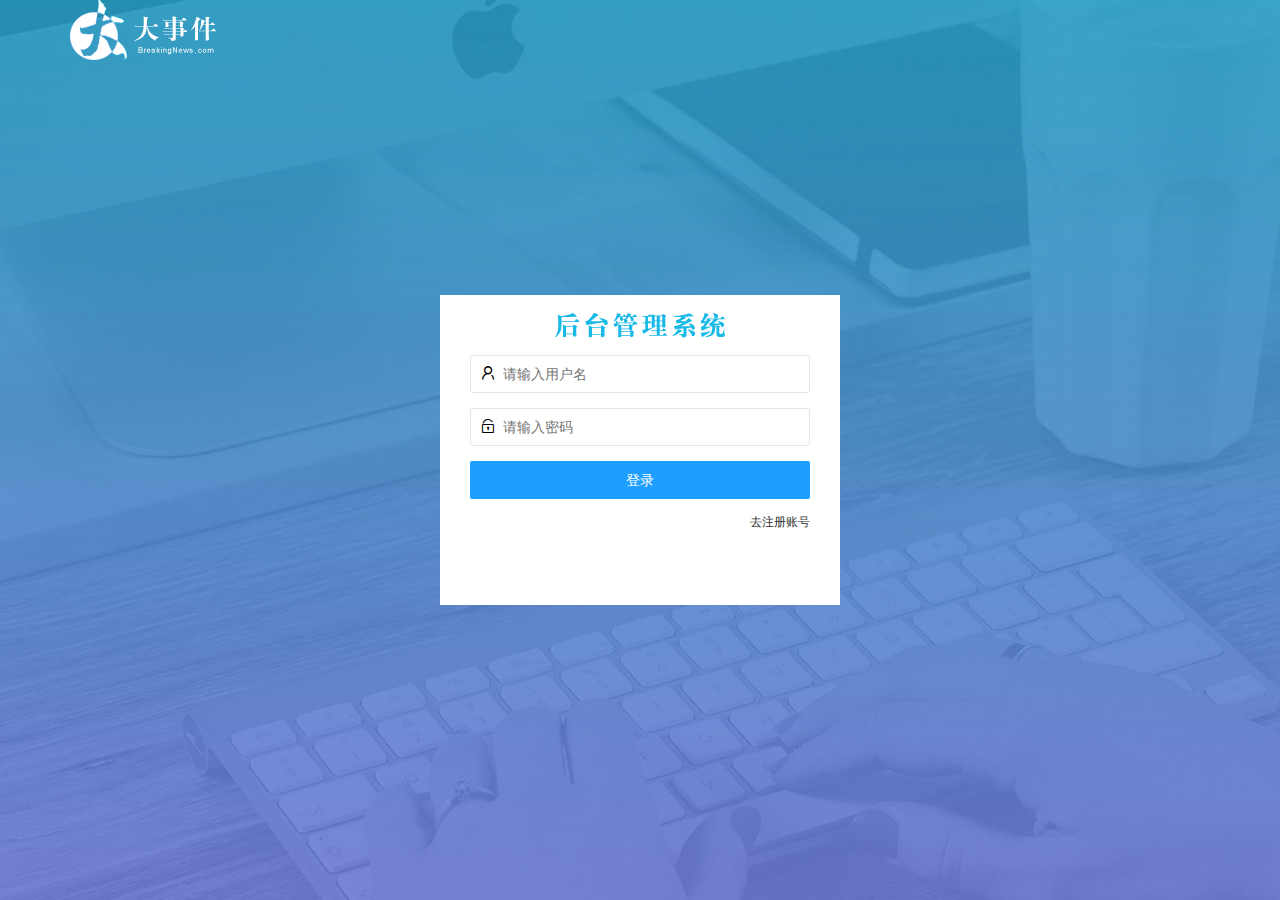
<file: login.html>
<!DOCTYPE html>
<html lang="en">
    <head>
        <meta charset="UTF-8" />
        <meta http-equiv="X-UA-Compatible" content="IE=edge" />
        <meta name="viewport" content="width=device-width, initial-scale=1.0" />
        <title>大事件-登录/注册</title>
        <link rel="stylesheet" href="./assets/lib/layui/css/layui.css" />
        <link rel="stylesheet" href="./assets/css/login.css" />
    </head>
    <body>
        <!-- 头部 login 区 -->
        <div class="layui-main">
            <img src="./assets/images/logo.png" alt="" />
        </div>
        <!-- 登录注册区 -->
        <div class="loginAndRegBox">
            <div class="title-box"></div>
            <!-- 登陆的div -->
            <div class="login-box">
                <!-- 登陆表单 -->
                <form class="layui-form" id="form_login" action="">
                    <!-- 用户名 -->
                    <div class="layui-form-item">
                        <i class="layui-icon layui-icon-username"></i>
                        <input type="text" name="username" required lay-verify="required" placeholder="请输入用户名" autocomplete="off" class="layui-input" />
                    </div>
                    <!-- 密码 -->
                    <div class="layui-form-item">
                        <i class="layui-icon layui-icon-password"></i>
                        <input type="password" name="password" required lay-verify="required|pwd" placeholder="请输入密码" autocomplete="off" class="layui-input" />
                    </div>
                    <!-- 登录按钮 -->
                    <div class="layui-form-item">
                        <button class="layui-btn layui-btn-fluid layui-btn-normal" lay-submit lay-filter="formDemo">登录</button>
                    </div>
                    <div class="layui-form-item links">
                        <a href="javascript:;" id="link_reg">去注册账号</a>
                    </div>
                </form>
            </div>
            <!-- 注册的div -->
            <div class="reg-box">
                <!-- 注册的表单 -->
                <form class="layui-form" id="form_reg" action="">
                    <!-- 用户名 -->
                    <div class="layui-form-item">
                        <i class="layui-icon layui-icon-username"></i>
                        <input type="text" name="username" required lay-verify="required" placeholder="请输入用户名" autocomplete="off" class="layui-input" />
                    </div>
                    <!-- 密码 -->
                    <div class="layui-form-item">
                        <i class="layui-icon layui-icon-password"></i>
                        <input type="password" name="password" required lay-verify="required|pwd" placeholder="请输入密码" autocomplete="off" class="layui-input" />
                    </div>
                    <!-- 确认密码 -->
                    <div class="layui-form-item">
                        <i class="layui-icon layui-icon-password"></i>
                        <input type="password" name="repassword" required lay-verify="required|repwd" placeholder="再次确认密码" autocomplete="off" class="layui-input" />
                    </div>
                    <!-- 登录按钮 -->
                    <div class="layui-form-item">
                        <button class="layui-btn layui-btn-fluid layui-btn-normal" lay-submit lay-filter="formDemo">注册</button>
                    </div>
                    <div class="layui-form-item links">
                        <a href="javascript:;" id="link_login">去登陆</a>
                    </div>
                </form>
            </div>
        </div>

        <script src="./assets/lib/jquery.js"></script>
        <script src="./assets/lib/layui/layui.all.js"></script>
        <script src="./assets/js/baseAPI.js"></script>
        <script src="./assets/js/login.js"></script>
    </body>
</html>
</file>
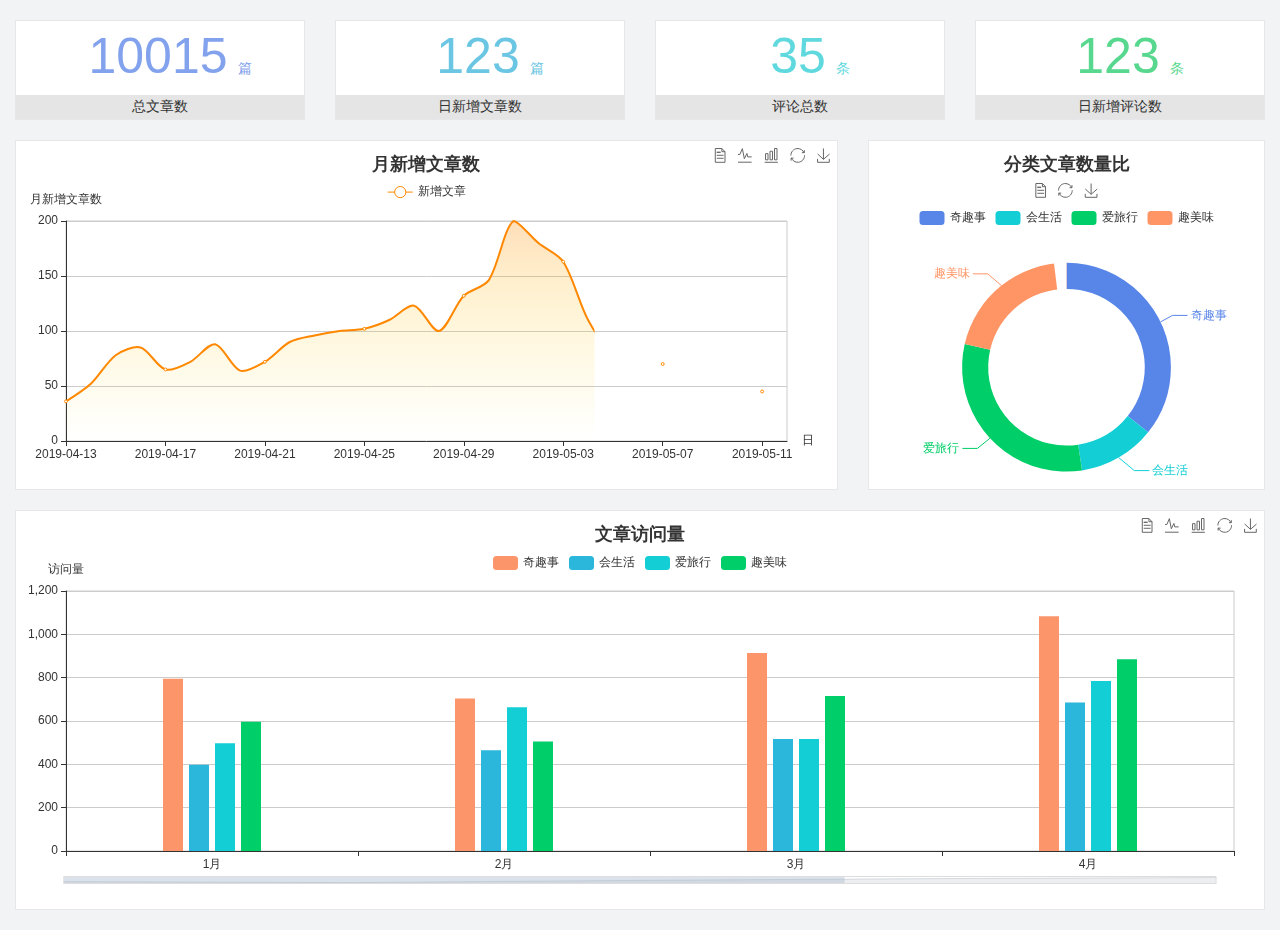
<file: home/dashboard.html>
<!DOCTYPE html>
<html lang="en">

<head>
  <meta charset="UTF-8">
  <meta name="viewport" content="width=device-width, initial-scale=1.0">
  <meta http-equiv="X-UA-Compatible" content="ie=edge">
  <title>图表统计</title>
  <link rel="stylesheet" href="../assets/lib/bootstrap.css" />
  <link rel="stylesheet" href="../assets/lib/main.css" />
  <script src="../assets/lib/jquery.js"></script>
  <script type="text/javascript" src="../assets/lib/echarts.min.js"></script>
</head>

<body>
  <div class="container-fluid">
    <div class="row spannel_list">
      <div class="col-sm-3 col-xs-6">
        <div class="spannel">
          <em>10015</em><span>篇</span>
          <b>总文章数</b>
        </div>
      </div>
      <div class="col-sm-3 col-xs-6">
        <div class="spannel scolor01">
          <em>123</em><span>篇</span>
          <b>日新增文章数</b>
        </div>
      </div>
      <div class="col-sm-3 col-xs-6">
        <div class="spannel scolor02">
          <em>35</em><span>条</span>
          <b>评论总数</b>
        </div>
      </div>
      <div class="col-sm-3 col-xs-6">
        <div class="spannel scolor03">
          <em>123</em><span>条</span>
          <b>日新增评论数</b>
        </div>
      </div>
    </div>
  </div>

  <div class="container-fluid">
    <div class="row curve-pie">
      <div class="col-lg-8 col-md-8">
        <div class="gragh_pannel" id="curve_show"></div>
      </div>
      <div class="col-lg-4 col-md-4">
        <div class="gragh_pannel" id="pie_show"></div>
      </div>
    </div>
  </div>

  <div class="container-fluid">
    <div class="column_pannel" id="column_show"></div>
  </div>

  <script>
    var oChart = echarts.init(document.getElementById('curve_show'));
    var aList_all = [
      { 'count': 36, 'date': '2019-04-13' },
      { 'count': 52, 'date': '2019-04-14' },
      { 'count': 78, 'date': '2019-04-15' },
      { 'count': 85, 'date': '2019-04-16' },
      { 'count': 65, 'date': '2019-04-17' },
      { 'count': 72, 'date': '2019-04-18' },
      { 'count': 88, 'date': '2019-04-19' },
      { 'count': 64, 'date': '2019-04-20' },
      { 'count': 72, 'date': '2019-04-21' },
      { 'count': 90, 'date': '2019-04-22' },
      { 'count': 96, 'date': '2019-04-23' },
      { 'count': 100, 'date': '2019-04-24' },
      { 'count': 102, 'date': '2019-04-25' },
      { 'count': 110, 'date': '2019-04-26' },
      { 'count': 123, 'date': '2019-04-27' },
      { 'count': 100, 'date': '2019-04-28' },
      { 'count': 132, 'date': '2019-04-29' },
      { 'count': 146, 'date': '2019-04-30' },
      { 'count': 200, 'date': '2019-05-01' },
      { 'count': 180, 'date': '2019-05-02' },
      { 'count': 163, 'date': '2019-05-03' },
      { 'count': 110, 'date': '2019-05-04' },
      { 'count': 80, 'date': '2019-05-05' },
      { 'count': 82, 'date': '2019-05-06' },
      { 'count': 70, 'date': '2019-05-07' },
      { 'count': 65, 'date': '2019-05-08' },
      { 'count': 54, 'date': '2019-05-09' },
      { 'count': 40, 'date': '2019-05-10' },
      { 'count': 45, 'date': '2019-05-11' },
      { 'count': 38, 'date': '2019-05-12' },
    ];

    let aCount = [];
    let aDate = [];

    for (var i = 0; i < aList_all.length; i++) {
      aCount.push(aList_all[i].count);
      aDate.push(aList_all[i].date);
    }

    var chartopt = {
      title: {
        text: '月新增文章数',
        left: 'center',
        top: '10'
      },
      tooltip: {
        trigger: 'axis'
      },
      legend: {
        data: ['新增文章'],
        top: '40'
      },
      toolbox: {
        show: true,
        feature: {
          mark: { show: true },
          dataView: { show: true, readOnly: false },
          magicType: { show: true, type: ['line', 'bar'] },
          restore: { show: true },
          saveAsImage: { show: true }
        }
      },
      calculable: true,
      xAxis: [
        {
          name: '日',
          type: 'category',
          boundaryGap: false,
          data: aDate
        }
      ],
      yAxis: [
        {
          name: '月新增文章数',
          type: 'value'
        }
      ],
      series: [
        {
          name: '新增文章',
          type: 'line',
          smooth: true,
          itemStyle: { normal: { areaStyle: { type: 'default' }, color: '#f80' }, lineStyle: { color: '#f80' } },
          data: aCount
        }],
      areaStyle: {
        normal: {
          color: new echarts.graphic.LinearGradient(0, 0, 0, 1, [{
            offset: 0,
            color: 'rgba(255,136,0,0.39)'
          }, {
            offset: .34,
            color: 'rgba(255,180,0,0.25)'
          }, {
            offset: 1,
            color: 'rgba(255,222,0,0.00)'
          }])

        }
      },
      grid: {
        show: true,
        x: 50,
        x2: 50,
        y: 80,
        height: 220
      }
    };

    oChart.setOption(chartopt);


    var oPie = echarts.init(document.getElementById('pie_show'));
    var oPieopt =
    {
      title: {
        top: 10,
        text: '分类文章数量比',
        x: 'center'
      },
      tooltip: {
        trigger: 'item',
        formatter: "{a} <br/>{b} : {c} ({d}%)"
      },
      color: ['#5885e8', '#13cfd5', '#00ce68', '#ff9565'],
      legend: {
        x: 'center',
        top: 65,
        data: ['奇趣事', '会生活', '爱旅行', '趣美味']
      },
      toolbox: {
        show: true,
        x: 'center',
        top: 35,
        feature: {
          mark: { show: true },
          dataView: { show: true, readOnly: false },
          magicType: {
            show: true,
            type: ['pie', 'funnel'],
            option: {
              funnel: {
                x: '25%',
                width: '50%',
                funnelAlign: 'left',
                max: 1548
              }
            }
          },
          restore: { show: true },
          saveAsImage: { show: true }
        }
      },
      calculable: true,
      series: [
        {
          name: '访问来源',
          type: 'pie',
          radius: ['45%', '60%'],
          center: ['50%', '65%'],
          data: [
            { value: 300, name: '奇趣事' },
            { value: 100, name: '会生活' },
            { value: 260, name: '爱旅行' },
            { value: 180, name: '趣美味' }
          ]
        }
      ]
    };
    oPie.setOption(oPieopt);



    var oColumn = this.echarts.init(document.getElementById('column_show'));
    var oColumnopt =
    {
      title: {
        text: '文章访问量',
        left: 'center',
        top: '10'
      },
      tooltip: {
        trigger: 'axis'
      },
      legend: {
        data: ['奇趣事', '会生活', '爱旅行', '趣美味'],
        top: '40'
      },
      toolbox: {
        show: true,
        feature: {
          mark: { show: true },
          dataView: { show: true, readOnly: false },
          magicType: { show: true, type: ['line', 'bar'] },
          restore: { show: true },
          saveAsImage: { show: true }
        }
      },
      calculable: true,
      xAxis: [
        {
          type: 'category',
          data: ['1月', '2月', '3月', '4月', '5月']
        }
      ],
      yAxis: [
        {
          name: '访问量',
          type: 'value'
        }
      ],
      series: [
        {
          name: '奇趣事',
          type: 'bar',
          barWidth: 20,
          itemStyle: {
            normal: { areaStyle: { type: 'default' }, color: '#fd956a' }
          },
          data: [800, 708, 920, 1090, 1200]
        },
        {
          name: '会生活',
          type: 'bar',
          barWidth: 20,
          itemStyle: {
            normal: { areaStyle: { type: 'default' }, color: '#2bb6db' }
          },
          data: [400, 468, 520, 690, 800]
        },
        {
          name: '爱旅行',
          type: 'bar',
          barWidth: 20,
          itemStyle: {
            normal: { areaStyle: { type: 'default' }, color: '#13cfd5' }
          },
          data: [500, 668, 520, 790, 900]
        },
        {
          name: '趣美味',
          type: 'bar',
          barWidth: 20,
          itemStyle: {
            normal: { areaStyle: { type: 'default' }, color: '#00ce68' }
          },
          data: [600, 508, 720, 890, 1000]
        }
      ],
      grid: {
        show: true,
        x: 50,
        x2: 30,
        y: 80,
        height: 260
      },
      dataZoom: [//给x轴设置滚动条
        {
          start: 0,//默认为0
          end: 100 - 1000 / 31,//默认为100
          type: 'slider',
          show: true,
          xAxisIndex: [0],
          handleSize: 0,//滑动条的 左右2个滑动条的大小
          height: 8,//组件高度
          left: 45, //左边的距离
          right: 50,//右边的距离
          bottom: 26,//右边的距离
          handleColor: '#ddd',//h滑动图标的颜色
          handleStyle: {
            borderColor: "#cacaca",
            borderWidth: "1",
            shadowBlur: 2,
            background: "#ddd",
            shadowColor: "#ddd",
          }
        }]
    };
    oColumn.setOption(oColumnopt);
  </script>
</body>

</html>
</file>
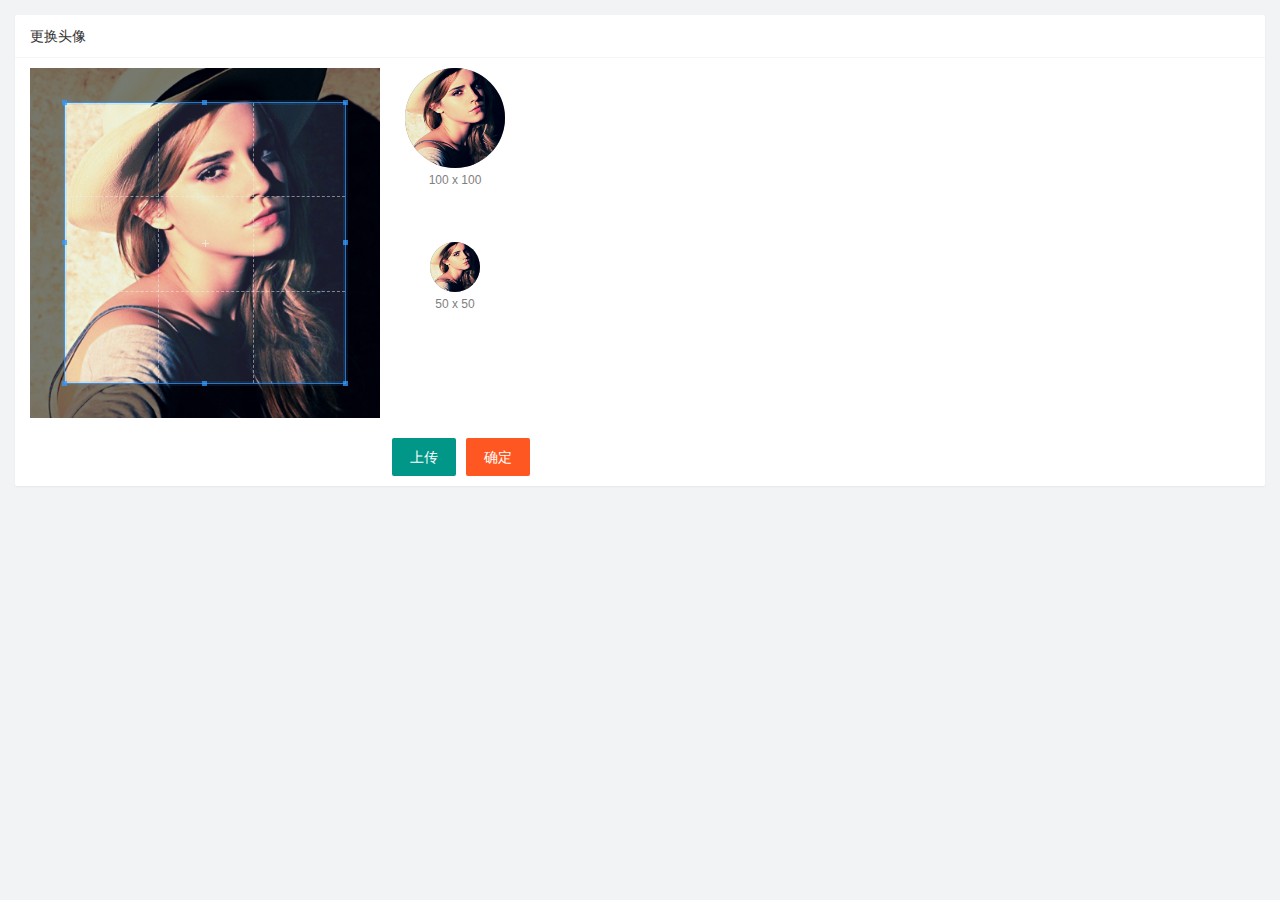
<file: user/user_avatar.html>
<!DOCTYPE html>
<html lang="en">
    <head>
        <meta charset="UTF-8" />
        <meta http-equiv="X-UA-Compatible" content="IE=edge" />
        <meta name="viewport" content="width=device-width, initial-scale=1.0" />
        <title>Document</title>
        <link rel="stylesheet" href="../assets/lib/layui/css/layui.css" />
        <link rel="stylesheet" href="../assets/css/user/user_avatar.css" />
        <link rel="stylesheet" href="../assets/lib/cropper/cropper.css" />
    </head>
    <body>
        <div class="layui-card">
            <div class="layui-card-header">更换头像</div>
            <div class="layui-card-body">
                <!-- 第一行的图片裁剪和预览区域 -->
                <div class="row1">
                    <!-- 图片裁剪区域 -->
                    <div class="cropper-box">
                        <!-- 这个 img 标签很重要，将来会把它初始化为裁剪区域 -->
                        <img id="image" src="../assets/images/sample.jpg" />
                    </div>
                    <!-- 图片的预览区域 -->
                    <div class="preview-box">
                        <div>
                            <!-- 宽高为 100px 的预览区域 -->
                            <div class="img-preview w100"></div>
                            <p class="size">100 x 100</p>
                        </div>
                        <div>
                            <!-- 宽高为 50px 的预览区域 -->
                            <div class="img-preview w50"></div>
                            <p class="size">50 x 50</p>
                        </div>
                    </div>
                </div>

                <!-- 第二行的按钮区域 -->
                <div class="row2">
                    <!-- 通过accept属性，可以指定允许用户选择什么类型的文件 -->
                    <input type="file" id="file" accept="image/png,image,jpeg" />
                    <button type="button" class="layui-btn" id="btnChooseImage">上传</button>
                    <button type="button" class="layui-btn layui-btn-danger" id="btnUpload">确定</button>
                </div>
            </div>
        </div>

        <script src="../assets/lib/layui/layui.all.js"></script>
        <script src="../assets/lib/jquery.js"></script>
        <script src="../assets/lib/cropper/Cropper.js"></script>
        <script src="../assets/lib/cropper/jquery-cropper.js"></script>
        <script src="../assets/js/baseAPI.js"></script>
        <script src="../assets/js/user/user_avatar.js"></script>
    </body>
</html>
</file>
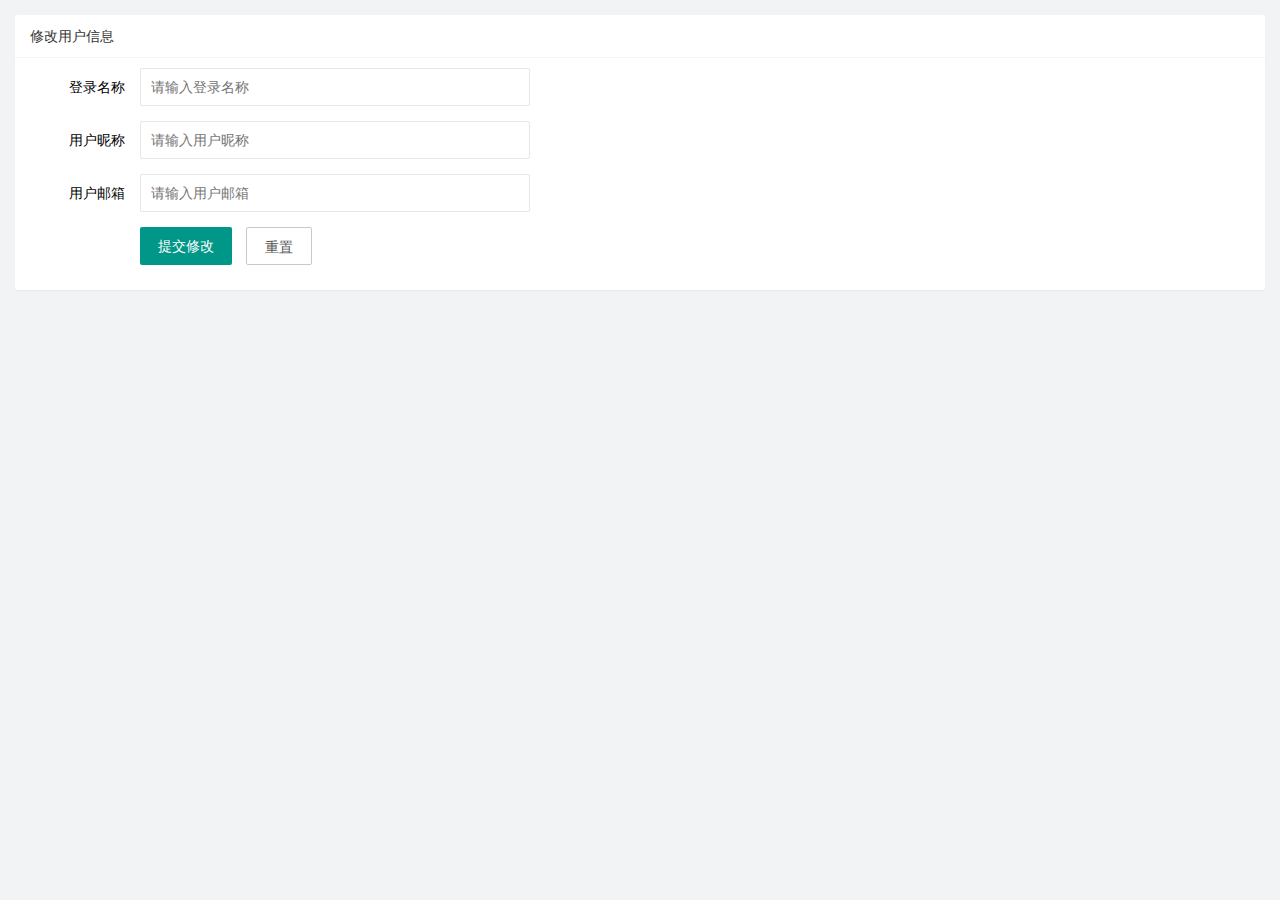
<file: user/user_info.html>
<!DOCTYPE html>
<html lang="en">
<head>
  <meta charset="UTF-8">
  <meta http-equiv="X-UA-Compatible" content="IE=edge">
  <meta name="viewport" content="width=device-width, initial-scale=1.0">
  <title>Document</title>
  <link rel="stylesheet" href="../assets/lib/layui/css/layui.css">
  <link rel="stylesheet" href="../assets/css/user/user_info.css">
</head>
<body>
    <!-- //卡片区域 -->
    <div class="layui-card">
      <div class="layui-card-header">修改用户信息</div>
      <div class="layui-card-body">
       <!-- //form 表单区 -->
       <form class="layui-form" lay-Filter="formUserInfo">
         <!-- 这是隐藏域 -->
         <input type="hidden" name="id" value="">
        <div class="layui-form-item">
          <label class="layui-form-label">登录名称</label>
          <div class="layui-input-block">
            <input type="text" name="username" required  lay-verify="required" placeholder="请输入登录名称" autocomplete="off" readonly class="layui-input">
          </div>
        </div>
        <div class="layui-form-item">
          <label class="layui-form-label">用户昵称</label>
          <div class="layui-input-block">
            <input type="text" name="nickname" required  lay-verify="required|nickname" placeholder="请输入用户昵称" autocomplete="off" class="layui-input">
          </div>
        </div>
        <div class="layui-form-item">
          <label class="layui-form-label">用户邮箱</label>
          <div class="layui-input-block">
            <input type="text" name="email" required  lay-verify="required|email" placeholder="请输入用户邮箱" autocomplete="off" class="layui-input">
          </div>
        </div>
        <div class="layui-form-item">
          <div class="layui-input-block">
            <button class="layui-btn" lay-submit lay-filter="formDemo">提交修改</button>
            <button type="reset" class="layui-btn layui-btn-primary" id="btnReset">重置</button>
          </div>
        </div>
        </form>
      </div>
    </div>
    <script src="../assets/lib/layui/layui.all.js"></script>
    <script src="../assets/lib/jquery.js"></script>
    <script src="../assets/js/baseAPI.js"></script>
    <script src="../assets/js/user/user_info.js"></script>
</body>
</html>
</file>
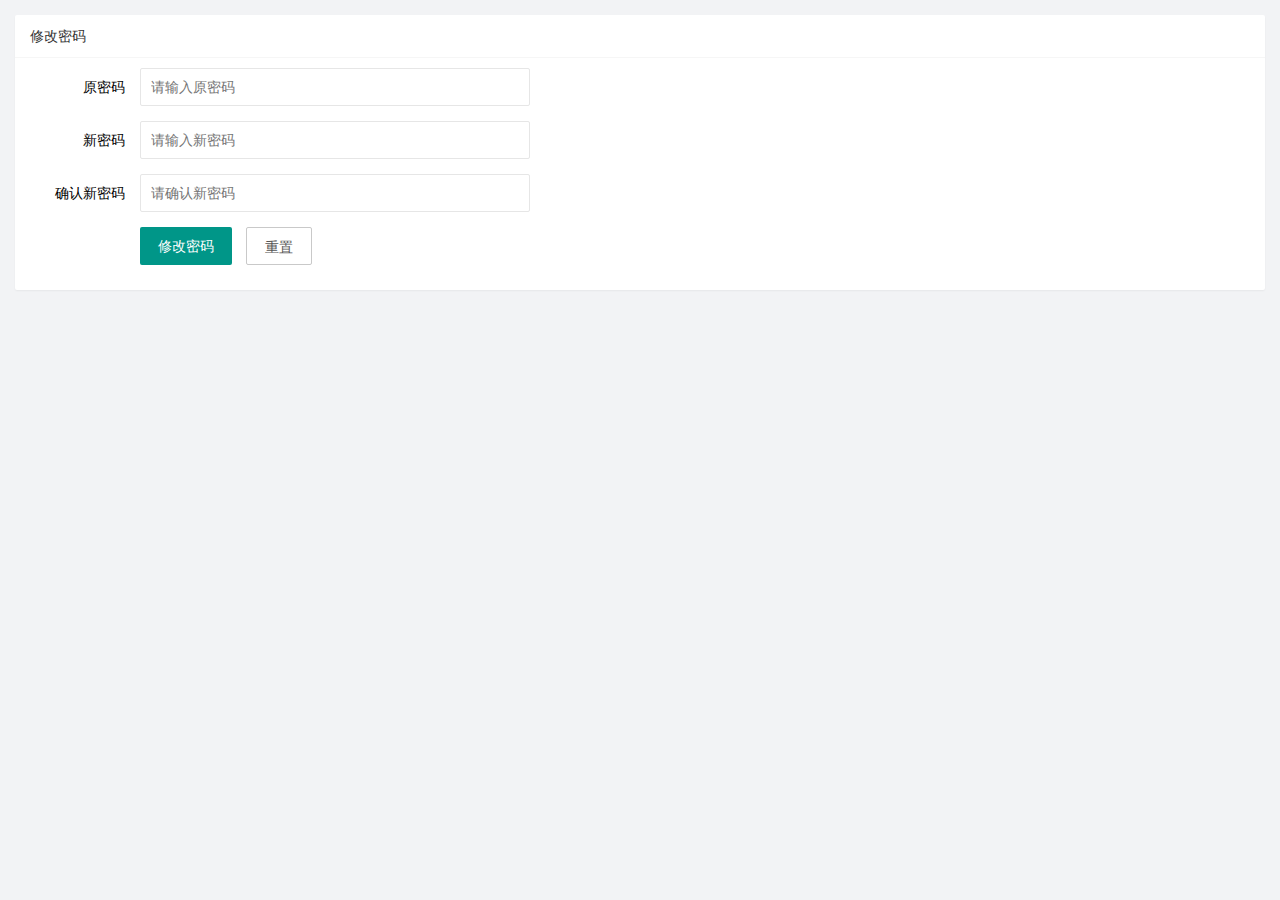
<file: user/user_pwd.html>
<!DOCTYPE html>
<html lang="en">
<head>
  <meta charset="UTF-8">
  <meta http-equiv="X-UA-Compatible" content="IE=edge">
  <meta name="viewport" content="width=device-width, initial-scale=1.0">
  <title>Document</title>
  <link rel="stylesheet" href="../assets/lib/layui/css/layui.css">
  <link rel="stylesheet" href="../assets/css/user/user_pwd.css">
</head>
<body>
    <!-- //卡片区域 -->
    <div class="layui-card">
      <div class="layui-card-header">修改密码</div>
      <div class="layui-card-body">
       <!-- //form 表单区 -->
       <form class="layui-form" >
        <div class="layui-form-item">
          <label class="layui-form-label">原密码</label>
          <div class="layui-input-block">
            <input type="password" name="oldPwd" required  lay-verify="required" placeholder="请输入原密码" autocomplete="off"  class="layui-input">
          </div>
        </div>
        <div class="layui-form-item">
          <label class="layui-form-label">新密码</label>
          <div class="layui-input-block">
            <input type="password" name="newPwd" required  lay-verify="required|pwd" placeholder="请输入新密码" autocomplete="off" class="layui-input">
          </div>
        </div>
        <div class="layui-form-item">
          <label class="layui-form-label">确认新密码</label>
          <div class="layui-input-block">
            <input type="password"  required  lay-verify="required|repwd" placeholder="请确认新密码" autocomplete="off" class="layui-input">
          </div>
        </div>
        <div class="layui-form-item">
          <div class="layui-input-block">
            <button class="layui-btn" lay-submit lay-filter="formDemo">修改密码</button>
            <button type="reset" class="layui-btn layui-btn-primary" id="btnReset">重置</button>
          </div>
        </div>
        </form>
      </div>
    </div>
    <script src="../assets/lib/layui/layui.all.js"></script>
    <script src="../assets/lib/jquery.js"></script>
    <script src="../assets/js/baseAPI.js"></script>
    <script src="../assets/js/user/user_pwd.js"></script>
</body>
</html>
</file>
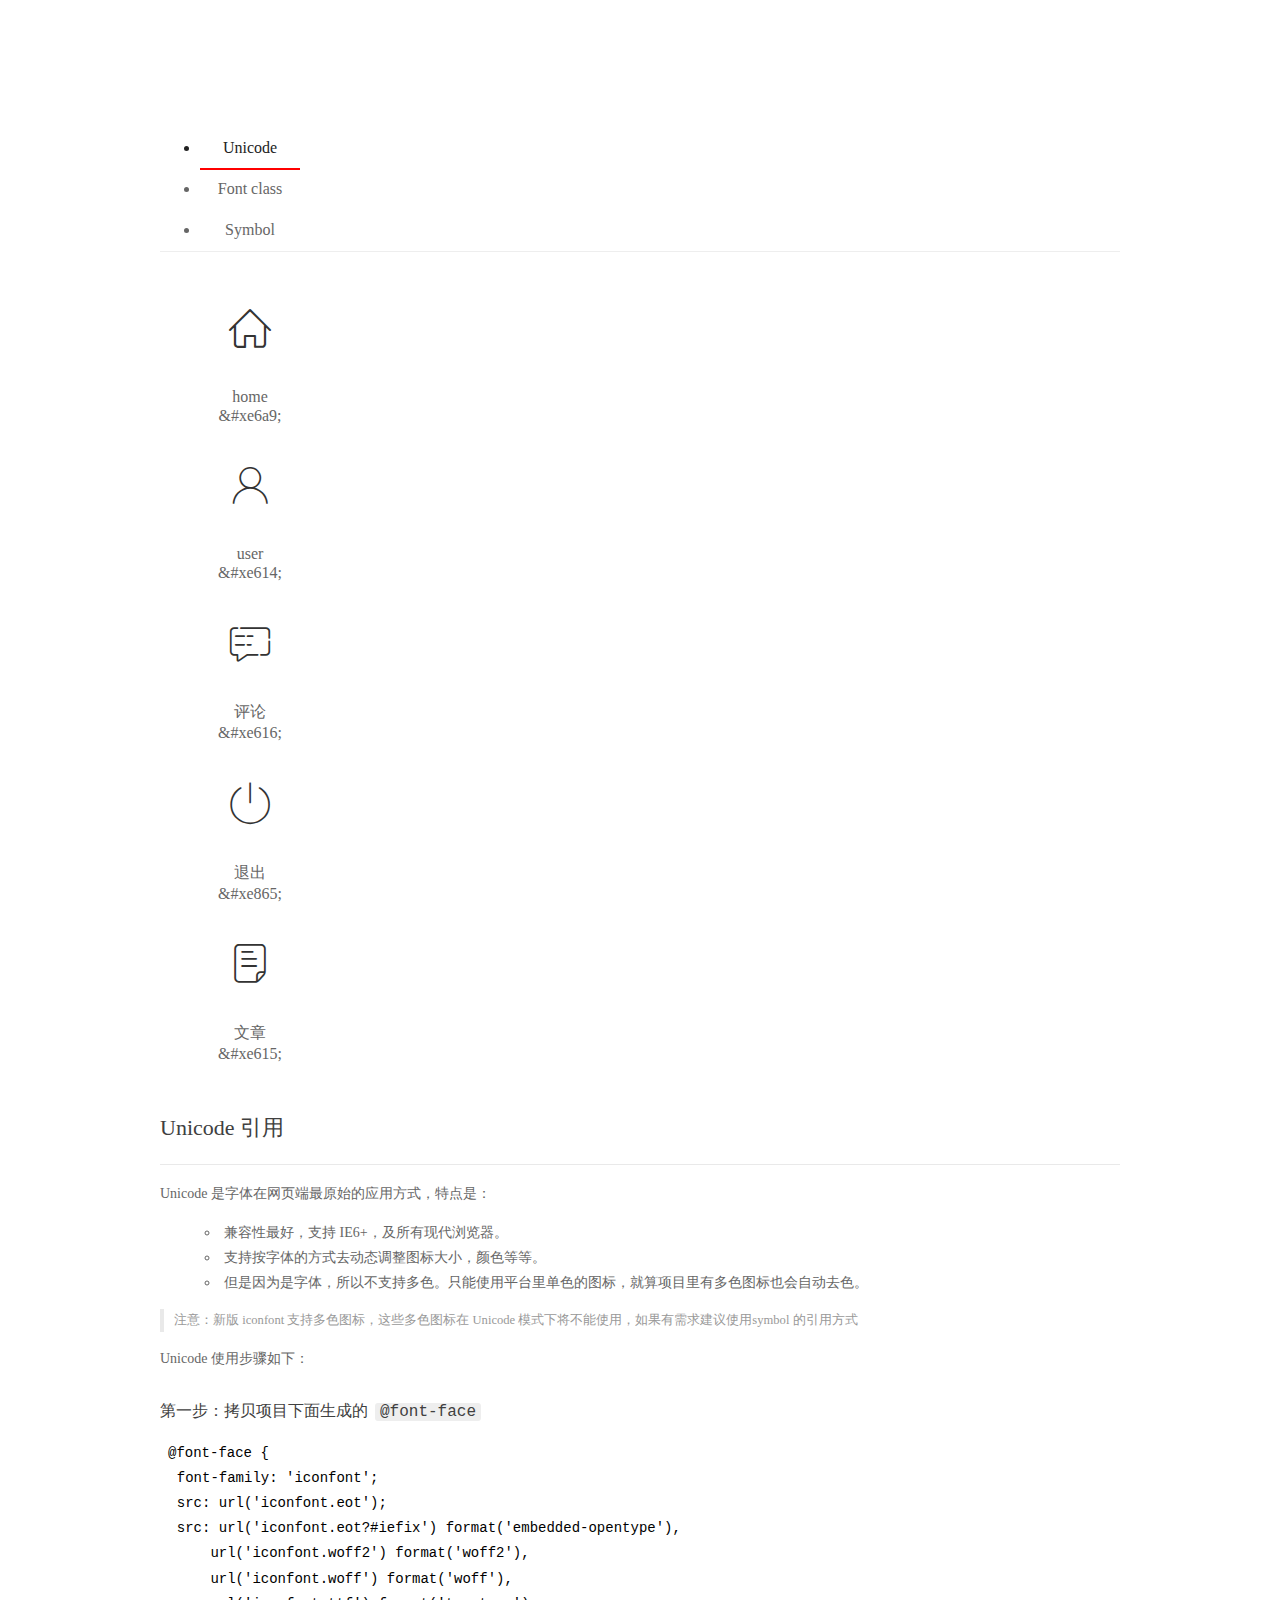
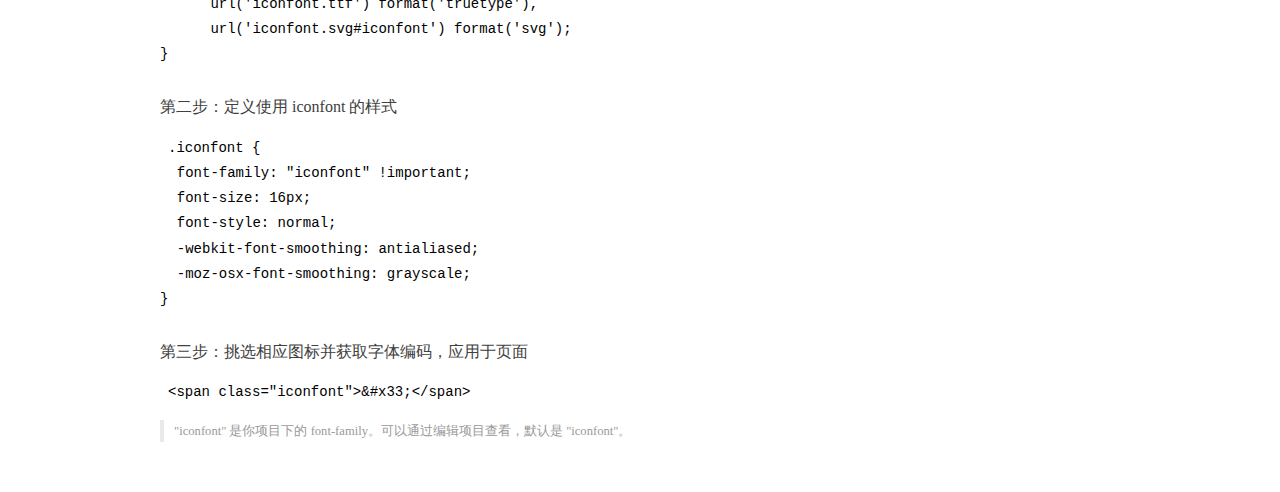
<file: assets/fonts/demo_index.html>
<!DOCTYPE html>
<html>
<head>
  <meta charset="utf-8"/>
  <title>IconFont Demo</title>
  <link rel="shortcut icon" href="https://gtms04.alicdn.com/tps/i4/TB1_oz6GVXXXXaFXpXXJDFnIXXX-64-64.ico" type="image/x-icon"/>
  <link rel="stylesheet" href="https://g.alicdn.com/thx/cube/1.3.2/cube.min.css">
  <link rel="stylesheet" href="demo.css">
  <link rel="stylesheet" href="iconfont.css">
  <script src="iconfont.js"></script>
  <!-- jQuery -->
  <script src="https://a1.alicdn.com/oss/uploads/2018/12/26/7bfddb60-08e8-11e9-9b04-53e73bb6408b.js"></script>
  <!-- 代码高亮 -->
  <script src="https://a1.alicdn.com/oss/uploads/2018/12/26/a3f714d0-08e6-11e9-8a15-ebf944d7534c.js"></script>
</head>
<body>
  <div class="main">
    <h1 class="logo"><a href="https://www.iconfont.cn/" title="iconfont 首页" target="_blank">&#xe86b;</a></h1>
    <div class="nav-tabs">
      <ul id="tabs" class="dib-box">
        <li class="dib active"><span>Unicode</span></li>
        <li class="dib"><span>Font class</span></li>
        <li class="dib"><span>Symbol</span></li>
      </ul>
      
    </div>
    <div class="tab-container">
      <div class="content unicode" style="display: block;">
          <ul class="icon_lists dib-box">
          
            <li class="dib">
              <span class="icon iconfont">&#xe6a9;</span>
                <div class="name">home</div>
                <div class="code-name">&amp;#xe6a9;</div>
              </li>
          
            <li class="dib">
              <span class="icon iconfont">&#xe614;</span>
                <div class="name">user</div>
                <div class="code-name">&amp;#xe614;</div>
              </li>
          
            <li class="dib">
              <span class="icon iconfont">&#xe616;</span>
                <div class="name">评论</div>
                <div class="code-name">&amp;#xe616;</div>
              </li>
          
            <li class="dib">
              <span class="icon iconfont">&#xe865;</span>
                <div class="name">退出</div>
                <div class="code-name">&amp;#xe865;</div>
              </li>
          
            <li class="dib">
              <span class="icon iconfont">&#xe615;</span>
                <div class="name">文章</div>
                <div class="code-name">&amp;#xe615;</div>
              </li>
          
          </ul>
          <div class="article markdown">
          <h2 id="unicode-">Unicode 引用</h2>
          <hr>

          <p>Unicode 是字体在网页端最原始的应用方式，特点是：</p>
          <ul>
            <li>兼容性最好，支持 IE6+，及所有现代浏览器。</li>
            <li>支持按字体的方式去动态调整图标大小，颜色等等。</li>
            <li>但是因为是字体，所以不支持多色。只能使用平台里单色的图标，就算项目里有多色图标也会自动去色。</li>
          </ul>
          <blockquote>
            <p>注意：新版 iconfont 支持多色图标，这些多色图标在 Unicode 模式下将不能使用，如果有需求建议使用symbol 的引用方式</p>
          </blockquote>
          <p>Unicode 使用步骤如下：</p>
          <h3 id="-font-face">第一步：拷贝项目下面生成的 <code>@font-face</code></h3>
<pre><code class="language-css"
>@font-face {
  font-family: 'iconfont';
  src: url('iconfont.eot');
  src: url('iconfont.eot?#iefix') format('embedded-opentype'),
      url('iconfont.woff2') format('woff2'),
      url('iconfont.woff') format('woff'),
      url('iconfont.ttf') format('truetype'),
      url('iconfont.svg#iconfont') format('svg');
}
</code></pre>
          <h3 id="-iconfont-">第二步：定义使用 iconfont 的样式</h3>
<pre><code class="language-css"
>.iconfont {
  font-family: "iconfont" !important;
  font-size: 16px;
  font-style: normal;
  -webkit-font-smoothing: antialiased;
  -moz-osx-font-smoothing: grayscale;
}
</code></pre>
          <h3 id="-">第三步：挑选相应图标并获取字体编码，应用于页面</h3>
<pre>
<code class="language-html"
>&lt;span class="iconfont"&gt;&amp;#x33;&lt;/span&gt;
</code></pre>
          <blockquote>
            <p>"iconfont" 是你项目下的 font-family。可以通过编辑项目查看，默认是 "iconfont"。</p>
          </blockquote>
          </div>
      </div>
      <div class="content font-class">
        <ul class="icon_lists dib-box">
          
          <li class="dib">
            <span class="icon iconfont icon-home"></span>
            <div class="name">
              home
            </div>
            <div class="code-name">.icon-home
            </div>
          </li>
          
          <li class="dib">
            <span class="icon iconfont icon-user"></span>
            <div class="name">
              user
            </div>
            <div class="code-name">.icon-user
            </div>
          </li>
          
          <li class="dib">
            <span class="icon iconfont icon-pinglun"></span>
            <div class="name">
              评论
            </div>
            <div class="code-name">.icon-pinglun
            </div>
          </li>
          
          <li class="dib">
            <span class="icon iconfont icon-tuichu"></span>
            <div class="name">
              退出
            </div>
            <div class="code-name">.icon-tuichu
            </div>
          </li>
          
          <li class="dib">
            <span class="icon iconfont icon-16"></span>
            <div class="name">
              文章
            </div>
            <div class="code-name">.icon-16
            </div>
          </li>
          
        </ul>
        <div class="article markdown">
        <h2 id="font-class-">font-class 引用</h2>
        <hr>

        <p>font-class 是 Unicode 使用方式的一种变种，主要是解决 Unicode 书写不直观，语意不明确的问题。</p>
        <p>与 Unicode 使用方式相比，具有如下特点：</p>
        <ul>
          <li>兼容性良好，支持 IE8+，及所有现代浏览器。</li>
          <li>相比于 Unicode 语意明确，书写更直观。可以很容易分辨这个 icon 是什么。</li>
          <li>因为使用 class 来定义图标，所以当要替换图标时，只需要修改 class 里面的 Unicode 引用。</li>
          <li>不过因为本质上还是使用的字体，所以多色图标还是不支持的。</li>
        </ul>
        <p>使用步骤如下：</p>
        <h3 id="-fontclass-">第一步：引入项目下面生成的 fontclass 代码：</h3>
<pre><code class="language-html">&lt;link rel="stylesheet" href="./iconfont.css"&gt;
</code></pre>
        <h3 id="-">第二步：挑选相应图标并获取类名，应用于页面：</h3>
<pre><code class="language-html">&lt;span class="iconfont icon-xxx"&gt;&lt;/span&gt;
</code></pre>
        <blockquote>
          <p>"
            iconfont" 是你项目下的 font-family。可以通过编辑项目查看，默认是 "iconfont"。</p>
        </blockquote>
      </div>
      </div>
      <div class="content symbol">
          <ul class="icon_lists dib-box">
          
            <li class="dib">
                <svg class="icon svg-icon" aria-hidden="true">
                  <use xlink:href="#icon-home"></use>
                </svg>
                <div class="name">home</div>
                <div class="code-name">#icon-home</div>
            </li>
          
            <li class="dib">
                <svg class="icon svg-icon" aria-hidden="true">
                  <use xlink:href="#icon-user"></use>
                </svg>
                <div class="name">user</div>
                <div class="code-name">#icon-user</div>
            </li>
          
            <li class="dib">
                <svg class="icon svg-icon" aria-hidden="true">
                  <use xlink:href="#icon-pinglun"></use>
                </svg>
                <div class="name">评论</div>
                <div class="code-name">#icon-pinglun</div>
            </li>
          
            <li class="dib">
                <svg class="icon svg-icon" aria-hidden="true">
                  <use xlink:href="#icon-tuichu"></use>
                </svg>
                <div class="name">退出</div>
                <div class="code-name">#icon-tuichu</div>
            </li>
          
            <li class="dib">
                <svg class="icon svg-icon" aria-hidden="true">
                  <use xlink:href="#icon-16"></use>
                </svg>
                <div class="name">文章</div>
                <div class="code-name">#icon-16</div>
            </li>
          
          </ul>
          <div class="article markdown">
          <h2 id="symbol-">Symbol 引用</h2>
          <hr>

          <p>这是一种全新的使用方式，应该说这才是未来的主流，也是平台目前推荐的用法。相关介绍可以参考这篇<a href="">文章</a>
            这种用法其实是做了一个 SVG 的集合，与另外两种相比具有如下特点：</p>
          <ul>
            <li>支持多色图标了，不再受单色限制。</li>
            <li>通过一些技巧，支持像字体那样，通过 <code>font-size</code>, <code>color</code> 来调整样式。</li>
            <li>兼容性较差，支持 IE9+，及现代浏览器。</li>
            <li>浏览器渲染 SVG 的性能一般，还不如 png。</li>
          </ul>
          <p>使用步骤如下：</p>
          <h3 id="-symbol-">第一步：引入项目下面生成的 symbol 代码：</h3>
<pre><code class="language-html">&lt;script src="./iconfont.js"&gt;&lt;/script&gt;
</code></pre>
          <h3 id="-css-">第二步：加入通用 CSS 代码（引入一次就行）：</h3>
<pre><code class="language-html">&lt;style&gt;
.icon {
  width: 1em;
  height: 1em;
  vertical-align: -0.15em;
  fill: currentColor;
  overflow: hidden;
}
&lt;/style&gt;
</code></pre>
          <h3 id="-">第三步：挑选相应图标并获取类名，应用于页面：</h3>
<pre><code class="language-html">&lt;svg class="icon" aria-hidden="true"&gt;
  &lt;use xlink:href="#icon-xxx"&gt;&lt;/use&gt;
&lt;/svg&gt;
</code></pre>
          </div>
      </div>

    </div>
  </div>
  <script>
  $(document).ready(function () {
      $('.tab-container .content:first').show()

      $('#tabs li').click(function (e) {
        var tabContent = $('.tab-container .content')
        var index = $(this).index()

        if ($(this).hasClass('active')) {
          return
        } else {
          $('#tabs li').removeClass('active')
          $(this).addClass('active')

          tabContent.hide().eq(index).fadeIn()
        }
      })
    })
  </script>
</body>
</html>
</file>
<file: assets/lib/layui/css/layui.css>
/** layui-v2.5.5 MIT License By https://www.layui.com */
 .layui-inline,img{display:inline-block;vertical-align:middle}h1,h2,h3,h4,h5,h6{font-weight:400}.layui-edge,.layui-header,.layui-inline,.layui-main{position:relative}.layui-body,.layui-edge,.layui-elip{overflow:hidden}.layui-btn,.layui-edge,.layui-inline,img{vertical-align:middle}.layui-btn,.layui-disabled,.layui-icon,.layui-unselect{-moz-user-select:none;-webkit-user-select:none;-ms-user-select:none}.layui-elip,.layui-form-checkbox span,.layui-form-pane .layui-form-label{text-overflow:ellipsis;white-space:nowrap}.layui-breadcrumb,.layui-tree-btnGroup{visibility:hidden}blockquote,body,button,dd,div,dl,dt,form,h1,h2,h3,h4,h5,h6,input,li,ol,p,pre,td,textarea,th,ul{margin:0;padding:0;-webkit-tap-highlight-color:rgba(0,0,0,0)}a:active,a:hover{outline:0}img{border:none}li{list-style:none}table{border-collapse:collapse;border-spacing:0}h4,h5,h6{font-size:100%}button,input,optgroup,option,select,textarea{font-family:inherit;font-size:inherit;font-style:inherit;font-weight:inherit;outline:0}pre{white-space:pre-wrap;white-space:-moz-pre-wrap;white-space:-pre-wrap;white-space:-o-pre-wrap;word-wrap:break-word}body{line-height:24px;font:14px Helvetica Neue,Helvetica,PingFang SC,Tahoma,Arial,sans-serif}hr{height:1px;margin:10px 0;border:0;clear:both}a{color:#333;text-decoration:none}a:hover{color:#777}a cite{font-style:normal;*cursor:pointer}.layui-border-box,.layui-border-box *{box-sizing:border-box}.layui-box,.layui-box *{box-sizing:content-box}.layui-clear{clear:both;*zoom:1}.layui-clear:after{content:'\20';clear:both;*zoom:1;display:block;height:0}.layui-inline{*display:inline;*zoom:1}.layui-edge{display:inline-block;width:0;height:0;border-width:6px;border-style:dashed;border-color:transparent}.layui-edge-top{top:-4px;border-bottom-color:#999;border-bottom-style:solid}.layui-edge-right{border-left-color:#999;border-left-style:solid}.layui-edge-bottom{top:2px;border-top-color:#999;border-top-style:solid}.layui-edge-left{border-right-color:#999;border-right-style:solid}.layui-disabled,.layui-disabled:hover{color:#d2d2d2!important;cursor:not-allowed!important}.layui-circle{border-radius:100%}.layui-show{display:block!important}.layui-hide{display:none!important}@font-face{font-family:layui-icon;src:url(../font/iconfont.eot?v=250);src:url(../font/iconfont.eot?v=250#iefix) format('embedded-opentype'),url(../font/iconfont.woff2?v=250) format('woff2'),url(../font/iconfont.woff?v=250) format('woff'),url(../font/iconfont.ttf?v=250) format('truetype'),url(../font/iconfont.svg?v=250#layui-icon) format('svg')}.layui-icon{font-family:layui-icon!important;font-size:16px;font-style:normal;-webkit-font-smoothing:antialiased;-moz-osx-font-smoothing:grayscale}.layui-icon-reply-fill:before{content:"\e611"}.layui-icon-set-fill:before{content:"\e614"}.layui-icon-menu-fill:before{content:"\e60f"}.layui-icon-search:before{content:"\e615"}.layui-icon-share:before{content:"\e641"}.layui-icon-set-sm:before{content:"\e620"}.layui-icon-engine:before{content:"\e628"}.layui-icon-close:before{content:"\1006"}.layui-icon-close-fill:before{content:"\1007"}.layui-icon-chart-screen:before{content:"\e629"}.layui-icon-star:before{content:"\e600"}.layui-icon-circle-dot:before{content:"\e617"}.layui-icon-chat:before{content:"\e606"}.layui-icon-release:before{content:"\e609"}.layui-icon-list:before{content:"\e60a"}.layui-icon-chart:before{content:"\e62c"}.layui-icon-ok-circle:before{content:"\1005"}.layui-icon-layim-theme:before{content:"\e61b"}.layui-icon-table:before{content:"\e62d"}.layui-icon-right:before{content:"\e602"}.layui-icon-left:before{content:"\e603"}.layui-icon-cart-simple:before{content:"\e698"}.layui-icon-face-cry:before{content:"\e69c"}.layui-icon-face-smile:before{content:"\e6af"}.layui-icon-survey:before{content:"\e6b2"}.layui-icon-tree:before{content:"\e62e"}.layui-icon-upload-circle:before{content:"\e62f"}.layui-icon-add-circle:before{content:"\e61f"}.layui-icon-download-circle:before{content:"\e601"}.layui-icon-templeate-1:before{content:"\e630"}.layui-icon-util:before{content:"\e631"}.layui-icon-face-surprised:before{content:"\e664"}.layui-icon-edit:before{content:"\e642"}.layui-icon-speaker:before{content:"\e645"}.layui-icon-down:before{content:"\e61a"}.layui-icon-file:before{content:"\e621"}.layui-icon-layouts:before{content:"\e632"}.layui-icon-rate-half:before{content:"\e6c9"}.layui-icon-add-circle-fine:before{content:"\e608"}.layui-icon-prev-circle:before{content:"\e633"}.layui-icon-read:before{content:"\e705"}.layui-icon-404:before{content:"\e61c"}.layui-icon-carousel:before{content:"\e634"}.layui-icon-help:before{content:"\e607"}.layui-icon-code-circle:before{content:"\e635"}.layui-icon-water:before{content:"\e636"}.layui-icon-username:before{content:"\e66f"}.layui-icon-find-fill:before{content:"\e670"}.layui-icon-about:before{content:"\e60b"}.layui-icon-location:before{content:"\e715"}.layui-icon-up:before{content:"\e619"}.layui-icon-pause:before{content:"\e651"}.layui-icon-date:before{content:"\e637"}.layui-icon-layim-uploadfile:before{content:"\e61d"}.layui-icon-delete:before{content:"\e640"}.layui-icon-play:before{content:"\e652"}.layui-icon-top:before{content:"\e604"}.layui-icon-friends:before{content:"\e612"}.layui-icon-refresh-3:before{content:"\e9aa"}.layui-icon-ok:before{content:"\e605"}.layui-icon-layer:before{content:"\e638"}.layui-icon-face-smile-fine:before{content:"\e60c"}.layui-icon-dollar:before{content:"\e659"}.layui-icon-group:before{content:"\e613"}.layui-icon-layim-download:before{content:"\e61e"}.layui-icon-picture-fine:before{content:"\e60d"}.layui-icon-link:before{content:"\e64c"}.layui-icon-diamond:before{content:"\e735"}.layui-icon-log:before{content:"\e60e"}.layui-icon-rate-solid:before{content:"\e67a"}.layui-icon-fonts-del:before{content:"\e64f"}.layui-icon-unlink:before{content:"\e64d"}.layui-icon-fonts-clear:before{content:"\e639"}.layui-icon-triangle-r:before{content:"\e623"}.layui-icon-circle:before{content:"\e63f"}.layui-icon-radio:before{content:"\e643"}.layui-icon-align-center:before{content:"\e647"}.layui-icon-align-right:before{content:"\e648"}.layui-icon-align-left:before{content:"\e649"}.layui-icon-loading-1:before{content:"\e63e"}.layui-icon-return:before{content:"\e65c"}.layui-icon-fonts-strong:before{content:"\e62b"}.layui-icon-upload:before{content:"\e67c"}.layui-icon-dialogue:before{content:"\e63a"}.layui-icon-video:before{content:"\e6ed"}.layui-icon-headset:before{content:"\e6fc"}.layui-icon-cellphone-fine:before{content:"\e63b"}.layui-icon-add-1:before{content:"\e654"}.layui-icon-face-smile-b:before{content:"\e650"}.layui-icon-fonts-html:before{content:"\e64b"}.layui-icon-form:before{content:"\e63c"}.layui-icon-cart:before{content:"\e657"}.layui-icon-camera-fill:before{content:"\e65d"}.layui-icon-tabs:before{content:"\e62a"}.layui-icon-fonts-code:before{content:"\e64e"}.layui-icon-fire:before{content:"\e756"}.layui-icon-set:before{content:"\e716"}.layui-icon-fonts-u:before{content:"\e646"}.layui-icon-triangle-d:before{content:"\e625"}.layui-icon-tips:before{content:"\e702"}.layui-icon-picture:before{content:"\e64a"}.layui-icon-more-vertical:before{content:"\e671"}.layui-icon-flag:before{content:"\e66c"}.layui-icon-loading:before{content:"\e63d"}.layui-icon-fonts-i:before{content:"\e644"}.layui-icon-refresh-1:before{content:"\e666"}.layui-icon-rmb:before{content:"\e65e"}.layui-icon-home:before{content:"\e68e"}.layui-icon-user:before{content:"\e770"}.layui-icon-notice:before{content:"\e667"}.layui-icon-login-weibo:before{content:"\e675"}.layui-icon-voice:before{content:"\e688"}.layui-icon-upload-drag:before{content:"\e681"}.layui-icon-login-qq:before{content:"\e676"}.layui-icon-snowflake:before{content:"\e6b1"}.layui-icon-file-b:before{content:"\e655"}.layui-icon-template:before{content:"\e663"}.layui-icon-auz:before{content:"\e672"}.layui-icon-console:before{content:"\e665"}.layui-icon-app:before{content:"\e653"}.layui-icon-prev:before{content:"\e65a"}.layui-icon-website:before{content:"\e7ae"}.layui-icon-next:before{content:"\e65b"}.layui-icon-component:before{content:"\e857"}.layui-icon-more:before{content:"\e65f"}.layui-icon-login-wechat:before{content:"\e677"}.layui-icon-shrink-right:before{content:"\e668"}.layui-icon-spread-left:before{content:"\e66b"}.layui-icon-camera:before{content:"\e660"}.layui-icon-note:before{content:"\e66e"}.layui-icon-refresh:before{content:"\e669"}.layui-icon-female:before{content:"\e661"}.layui-icon-male:before{content:"\e662"}.layui-icon-password:before{content:"\e673"}.layui-icon-senior:before{content:"\e674"}.layui-icon-theme:before{content:"\e66a"}.layui-icon-tread:before{content:"\e6c5"}.layui-icon-praise:before{content:"\e6c6"}.layui-icon-star-fill:before{content:"\e658"}.layui-icon-rate:before{content:"\e67b"}.layui-icon-template-1:before{content:"\e656"}.layui-icon-vercode:before{content:"\e679"}.layui-icon-cellphone:before{content:"\e678"}.layui-icon-screen-full:before{content:"\e622"}.layui-icon-screen-restore:before{content:"\e758"}.layui-icon-cols:before{content:"\e610"}.layui-icon-export:before{content:"\e67d"}.layui-icon-print:before{content:"\e66d"}.layui-icon-slider:before{content:"\e714"}.layui-icon-addition:before{content:"\e624"}.layui-icon-subtraction:before{content:"\e67e"}.layui-icon-service:before{content:"\e626"}.layui-icon-transfer:before{content:"\e691"}.layui-main{width:1140px;margin:0 auto}.layui-header{z-index:1000;height:60px}.layui-header a:hover{transition:all .5s;-webkit-transition:all .5s}.layui-side{position:fixed;left:0;top:0;bottom:0;z-index:999;width:200px;overflow-x:hidden}.layui-side-scroll{position:relative;width:220px;height:100%;overflow-x:hidden}.layui-body{position:absolute;left:200px;right:0;top:0;bottom:0;z-index:998;width:auto;overflow-y:auto;box-sizing:border-box}.layui-layout-body{overflow:hidden}.layui-layout-admin .layui-header{background-color:#23262E}.layui-layout-admin .layui-side{top:60px;width:200px;overflow-x:hidden}.layui-layout-admin .layui-body{position:fixed;top:60px;bottom:44px}.layui-layout-admin .layui-main{width:auto;margin:0 15px}.layui-layout-admin .layui-footer{position:fixed;left:200px;right:0;bottom:0;height:44px;line-height:44px;padding:0 15px;background-color:#eee}.layui-layout-admin .layui-logo{position:absolute;left:0;top:0;width:200px;height:100%;line-height:60px;text-align:center;color:#009688;font-size:16px}.layui-layout-admin .layui-header .layui-nav{background:0 0}.layui-layout-left{position:absolute!important;left:200px;top:0}.layui-layout-right{position:absolute!important;right:0;top:0}.layui-container{position:relative;margin:0 auto;padding:0 15px;box-sizing:border-box}.layui-fluid{position:relative;margin:0 auto;padding:0 15px}.layui-row:after,.layui-row:before{content:'';display:block;clear:both}.layui-col-lg1,.layui-col-lg10,.layui-col-lg11,.layui-col-lg12,.layui-col-lg2,.layui-col-lg3,.layui-col-lg4,.layui-col-lg5,.layui-col-lg6,.layui-col-lg7,.layui-col-lg8,.layui-col-lg9,.layui-col-md1,.layui-col-md10,.layui-col-md11,.layui-col-md12,.layui-col-md2,.layui-col-md3,.layui-col-md4,.layui-col-md5,.layui-col-md6,.layui-col-md7,.layui-col-md8,.layui-col-md9,.layui-col-sm1,.layui-col-sm10,.layui-col-sm11,.layui-col-sm12,.layui-col-sm2,.layui-col-sm3,.layui-col-sm4,.layui-col-sm5,.layui-col-sm6,.layui-col-sm7,.layui-col-sm8,.layui-col-sm9,.layui-col-xs1,.layui-col-xs10,.layui-col-xs11,.layui-col-xs12,.layui-col-xs2,.layui-col-xs3,.layui-col-xs4,.layui-col-xs5,.layui-col-xs6,.layui-col-xs7,.layui-col-xs8,.layui-col-xs9{position:relative;display:block;box-sizing:border-box}.layui-col-xs1,.layui-col-xs10,.layui-col-xs11,.layui-col-xs12,.layui-col-xs2,.layui-col-xs3,.layui-col-xs4,.layui-col-xs5,.layui-col-xs6,.layui-col-xs7,.layui-col-xs8,.layui-col-xs9{float:left}.layui-col-xs1{width:8.33333333%}.layui-col-xs2{width:16.66666667%}.layui-col-xs3{width:25%}.layui-col-xs4{width:33.33333333%}.layui-col-xs5{width:41.66666667%}.layui-col-xs6{width:50%}.layui-col-xs7{width:58.33333333%}.layui-col-xs8{width:66.66666667%}.layui-col-xs9{width:75%}.layui-col-xs10{width:83.33333333%}.layui-col-xs11{width:91.66666667%}.layui-col-xs12{width:100%}.layui-col-xs-offset1{margin-left:8.33333333%}.layui-col-xs-offset2{margin-left:16.66666667%}.layui-col-xs-offset3{margin-left:25%}.layui-col-xs-offset4{margin-left:33.33333333%}.layui-col-xs-offset5{margin-left:41.66666667%}.layui-col-xs-offset6{margin-left:50%}.layui-col-xs-offset7{margin-left:58.33333333%}.layui-col-xs-offset8{margin-left:66.66666667%}.layui-col-xs-offset9{margin-left:75%}.layui-col-xs-offset10{margin-left:83.33333333%}.layui-col-xs-offset11{margin-left:91.66666667%}.layui-col-xs-offset12{margin-left:100%}@media screen and (max-width:768px){.layui-hide-xs{display:none!important}.layui-show-xs-block{display:block!important}.layui-show-xs-inline{display:inline!important}.layui-show-xs-inline-block{display:inline-block!important}}@media screen and (min-width:768px){.layui-container{width:750px}.layui-hide-sm{display:none!important}.layui-show-sm-block{display:block!important}.layui-show-sm-inline{display:inline!important}.layui-show-sm-inline-block{display:inline-block!important}.layui-col-sm1,.layui-col-sm10,.layui-col-sm11,.layui-col-sm12,.layui-col-sm2,.layui-col-sm3,.layui-col-sm4,.layui-col-sm5,.layui-col-sm6,.layui-col-sm7,.layui-col-sm8,.layui-col-sm9{float:left}.layui-col-sm1{width:8.33333333%}.layui-col-sm2{width:16.66666667%}.layui-col-sm3{width:25%}.layui-col-sm4{width:33.33333333%}.layui-col-sm5{width:41.66666667%}.layui-col-sm6{width:50%}.layui-col-sm7{width:58.33333333%}.layui-col-sm8{width:66.66666667%}.layui-col-sm9{width:75%}.layui-col-sm10{width:83.33333333%}.layui-col-sm11{width:91.66666667%}.layui-col-sm12{width:100%}.layui-col-sm-offset1{margin-left:8.33333333%}.layui-col-sm-offset2{margin-left:16.66666667%}.layui-col-sm-offset3{margin-left:25%}.layui-col-sm-offset4{margin-left:33.33333333%}.layui-col-sm-offset5{margin-left:41.66666667%}.layui-col-sm-offset6{margin-left:50%}.layui-col-sm-offset7{margin-left:58.33333333%}.layui-col-sm-offset8{margin-left:66.66666667%}.layui-col-sm-offset9{margin-left:75%}.layui-col-sm-offset10{margin-left:83.33333333%}.layui-col-sm-offset11{margin-left:91.66666667%}.layui-col-sm-offset12{margin-left:100%}}@media screen and (min-width:992px){.layui-container{width:970px}.layui-hide-md{display:none!important}.layui-show-md-block{display:block!important}.layui-show-md-inline{display:inline!important}.layui-show-md-inline-block{display:inline-block!important}.layui-col-md1,.layui-col-md10,.layui-col-md11,.layui-col-md12,.layui-col-md2,.layui-col-md3,.layui-col-md4,.layui-col-md5,.layui-col-md6,.layui-col-md7,.layui-col-md8,.layui-col-md9{float:left}.layui-col-md1{width:8.33333333%}.layui-col-md2{width:16.66666667%}.layui-col-md3{width:25%}.layui-col-md4{width:33.33333333%}.layui-col-md5{width:41.66666667%}.layui-col-md6{width:50%}.layui-col-md7{width:58.33333333%}.layui-col-md8{width:66.66666667%}.layui-col-md9{width:75%}.layui-col-md10{width:83.33333333%}.layui-col-md11{width:91.66666667%}.layui-col-md12{width:100%}.layui-col-md-offset1{margin-left:8.33333333%}.layui-col-md-offset2{margin-left:16.66666667%}.layui-col-md-offset3{margin-left:25%}.layui-col-md-offset4{margin-left:33.33333333%}.layui-col-md-offset5{margin-left:41.66666667%}.layui-col-md-offset6{margin-left:50%}.layui-col-md-offset7{margin-left:58.33333333%}.layui-col-md-offset8{margin-left:66.66666667%}.layui-col-md-offset9{margin-left:75%}.layui-col-md-offset10{margin-left:83.33333333%}.layui-col-md-offset11{margin-left:91.66666667%}.layui-col-md-offset12{margin-left:100%}}@media screen and (min-width:1200px){.layui-container{width:1170px}.layui-hide-lg{display:none!important}.layui-show-lg-block{display:block!important}.layui-show-lg-inline{display:inline!important}.layui-show-lg-inline-block{display:inline-block!important}.layui-col-lg1,.layui-col-lg10,.layui-col-lg11,.layui-col-lg12,.layui-col-lg2,.layui-col-lg3,.layui-col-lg4,.layui-col-lg5,.layui-col-lg6,.layui-col-lg7,.layui-col-lg8,.layui-col-lg9{float:left}.layui-col-lg1{width:8.33333333%}.layui-col-lg2{width:16.66666667%}.layui-col-lg3{width:25%}.layui-col-lg4{width:33.33333333%}.layui-col-lg5{width:41.66666667%}.layui-col-lg6{width:50%}.layui-col-lg7{width:58.33333333%}.layui-col-lg8{width:66.66666667%}.layui-col-lg9{width:75%}.layui-col-lg10{width:83.33333333%}.layui-col-lg11{width:91.66666667%}.layui-col-lg12{width:100%}.layui-col-lg-offset1{margin-left:8.33333333%}.layui-col-lg-offset2{margin-left:16.66666667%}.layui-col-lg-offset3{margin-left:25%}.layui-col-lg-offset4{margin-left:33.33333333%}.layui-col-lg-offset5{margin-left:41.66666667%}.layui-col-lg-offset6{margin-left:50%}.layui-col-lg-offset7{margin-left:58.33333333%}.layui-col-lg-offset8{margin-left:66.66666667%}.layui-col-lg-offset9{margin-left:75%}.layui-col-lg-offset10{margin-left:83.33333333%}.layui-col-lg-offset11{margin-left:91.66666667%}.layui-col-lg-offset12{margin-left:100%}}.layui-col-space1{margin:-.5px}.layui-col-space1>*{padding:.5px}.layui-col-space3{margin:-1.5px}.layui-col-space3>*{padding:1.5px}.layui-col-space5{margin:-2.5px}.layui-col-space5>*{padding:2.5px}.layui-col-space8{margin:-3.5px}.layui-col-space8>*{padding:3.5px}.layui-col-space10{margin:-5px}.layui-col-space10>*{padding:5px}.layui-col-space12{margin:-6px}.layui-col-space12>*{padding:6px}.layui-col-space15{margin:-7.5px}.layui-col-space15>*{padding:7.5px}.layui-col-space18{margin:-9px}.layui-col-space18>*{padding:9px}.layui-col-space20{margin:-10px}.layui-col-space20>*{padding:10px}.layui-col-space22{margin:-11px}.layui-col-space22>*{padding:11px}.layui-col-space25{margin:-12.5px}.layui-col-space25>*{padding:12.5px}.layui-col-space30{margin:-15px}.layui-col-space30>*{padding:15px}.layui-btn,.layui-input,.layui-select,.layui-textarea,.layui-upload-button{outline:0;-webkit-appearance:none;transition:all .3s;-webkit-transition:all .3s;box-sizing:border-box}.layui-elem-quote{margin-bottom:10px;padding:15px;line-height:22px;border-left:5px solid #009688;border-radius:0 2px 2px 0;background-color:#f2f2f2}.layui-quote-nm{border-style:solid;border-width:1px 1px 1px 5px;background:0 0}.layui-elem-field{margin-bottom:10px;padding:0;border-width:1px;border-style:solid}.layui-elem-field legend{margin-left:20px;padding:0 10px;font-size:20px;font-weight:300}.layui-field-title{margin:10px 0 20px;border-width:1px 0 0}.layui-field-box{padding:10px 15px}.layui-field-title .layui-field-box{padding:10px 0}.layui-progress{position:relative;height:6px;border-radius:20px;background-color:#e2e2e2}.layui-progress-bar{position:absolute;left:0;top:0;width:0;max-width:100%;height:6px;border-radius:20px;text-align:right;background-color:#5FB878;transition:all .3s;-webkit-transition:all .3s}.layui-progress-big,.layui-progress-big .layui-progress-bar{height:18px;line-height:18px}.layui-progress-text{position:relative;top:-20px;line-height:18px;font-size:12px;color:#666}.layui-progress-big .layui-progress-text{position:static;padding:0 10px;color:#fff}.layui-collapse{border-width:1px;border-style:solid;border-radius:2px}.layui-colla-content,.layui-colla-item{border-top-width:1px;border-top-style:solid}.layui-colla-item:first-child{border-top:none}.layui-colla-title{position:relative;height:42px;line-height:42px;padding:0 15px 0 35px;color:#333;background-color:#f2f2f2;cursor:pointer;font-size:14px;overflow:hidden}.layui-colla-content{display:none;padding:10px 15px;line-height:22px;color:#666}.layui-colla-icon{position:absolute;left:15px;top:0;font-size:14px}.layui-card{margin-bottom:15px;border-radius:2px;background-color:#fff;box-shadow:0 1px 2px 0 rgba(0,0,0,.05)}.layui-card:last-child{margin-bottom:0}.layui-card-header{position:relative;height:42px;line-height:42px;padding:0 15px;border-bottom:1px solid #f6f6f6;color:#333;border-radius:2px 2px 0 0;font-size:14px}.layui-bg-black,.layui-bg-blue,.layui-bg-cyan,.layui-bg-green,.layui-bg-orange,.layui-bg-red{color:#fff!important}.layui-card-body{position:relative;padding:10px 15px;line-height:24px}.layui-card-body[pad15]{padding:15px}.layui-card-body[pad20]{padding:20px}.layui-card-body .layui-table{margin:5px 0}.layui-card .layui-tab{margin:0}.layui-panel-window{position:relative;padding:15px;border-radius:0;border-top:5px solid #E6E6E6;background-color:#fff}.layui-auxiliar-moving{position:fixed;left:0;right:0;top:0;bottom:0;width:100%;height:100%;background:0 0;z-index:9999999999}.layui-form-label,.layui-form-mid,.layui-form-select,.layui-input-block,.layui-input-inline,.layui-textarea{position:relative}.layui-bg-red{background-color:#FF5722!important}.layui-bg-orange{background-color:#FFB800!important}.layui-bg-green{background-color:#009688!important}.layui-bg-cyan{background-color:#2F4056!important}.layui-bg-blue{background-color:#1E9FFF!important}.layui-bg-black{background-color:#393D49!important}.layui-bg-gray{background-color:#eee!important;color:#666!important}.layui-badge-rim,.layui-colla-content,.layui-colla-item,.layui-collapse,.layui-elem-field,.layui-form-pane .layui-form-item[pane],.layui-form-pane .layui-form-label,.layui-input,.layui-layedit,.layui-layedit-tool,.layui-quote-nm,.layui-select,.layui-tab-bar,.layui-tab-card,.layui-tab-title,.layui-tab-title .layui-this:after,.layui-textarea{border-color:#e6e6e6}.layui-timeline-item:before,hr{background-color:#e6e6e6}.layui-text{line-height:22px;font-size:14px;color:#666}.layui-text h1,.layui-text h2,.layui-text h3{font-weight:500;color:#333}.layui-text h1{font-size:30px}.layui-text h2{font-size:24px}.layui-text h3{font-size:18px}.layui-text a:not(.layui-btn){color:#01AAED}.layui-text a:not(.layui-btn):hover{text-decoration:underline}.layui-text ul{padding:5px 0 5px 15px}.layui-text ul li{margin-top:5px;list-style-type:disc}.layui-text em,.layui-word-aux{color:#999!important;padding:0 5px!important}.layui-btn{display:inline-block;height:38px;line-height:38px;padding:0 18px;background-color:#009688;color:#fff;white-space:nowrap;text-align:center;font-size:14px;border:none;border-radius:2px;cursor:pointer}.layui-btn:hover{opacity:.8;filter:alpha(opacity=80);color:#fff}.layui-btn:active{opacity:1;filter:alpha(opacity=100)}.layui-btn+.layui-btn{margin-left:10px}.layui-btn-container{font-size:0}.layui-btn-container .layui-btn{margin-right:10px;margin-bottom:10px}.layui-btn-container .layui-btn+.layui-btn{margin-left:0}.layui-table .layui-btn-container .layui-btn{margin-bottom:9px}.layui-btn-radius{border-radius:100px}.layui-btn .layui-icon{margin-right:3px;font-size:18px;vertical-align:bottom;vertical-align:middle\9}.layui-btn-primary{border:1px solid #C9C9C9;background-color:#fff;color:#555}.layui-btn-primary:hover{border-color:#009688;color:#333}.layui-btn-normal{background-color:#1E9FFF}.layui-btn-warm{background-color:#FFB800}.layui-btn-danger{background-color:#FF5722}.layui-btn-checked{background-color:#5FB878}.layui-btn-disabled,.layui-btn-disabled:active,.layui-btn-disabled:hover{border:1px solid #e6e6e6;background-color:#FBFBFB;color:#C9C9C9;cursor:not-allowed;opacity:1}.layui-btn-lg{height:44px;line-height:44px;padding:0 25px;font-size:16px}.layui-btn-sm{height:30px;line-height:30px;padding:0 10px;font-size:12px}.layui-btn-sm i{font-size:16px!important}.layui-btn-xs{height:22px;line-height:22px;padding:0 5px;font-size:12px}.layui-btn-xs i{font-size:14px!important}.layui-btn-group{display:inline-block;vertical-align:middle;font-size:0}.layui-btn-group .layui-btn{margin-left:0!important;margin-right:0!important;border-left:1px solid rgba(255,255,255,.5);border-radius:0}.layui-btn-group .layui-btn-primary{border-left:none}.layui-btn-group .layui-btn-primary:hover{border-color:#C9C9C9;color:#009688}.layui-btn-group .layui-btn:first-child{border-left:none;border-radius:2px 0 0 2px}.layui-btn-group .layui-btn-primary:first-child{border-left:1px solid #c9c9c9}.layui-btn-group .layui-btn:last-child{border-radius:0 2px 2px 0}.layui-btn-group .layui-btn+.layui-btn{margin-left:0}.layui-btn-group+.layui-btn-group{margin-left:10px}.layui-btn-fluid{width:100%}.layui-input,.layui-select,.layui-textarea{height:38px;line-height:1.3;line-height:38px\9;border-width:1px;border-style:solid;background-color:#fff;border-radius:2px}.layui-input::-webkit-input-placeholder,.layui-select::-webkit-input-placeholder,.layui-textarea::-webkit-input-placeholder{line-height:1.3}.layui-input,.layui-textarea{display:block;width:100%;padding-left:10px}.layui-input:hover,.layui-textarea:hover{border-color:#D2D2D2!important}.layui-input:focus,.layui-textarea:focus{border-color:#C9C9C9!important}.layui-textarea{min-height:100px;height:auto;line-height:20px;padding:6px 10px;resize:vertical}.layui-select{padding:0 10px}.layui-form input[type=checkbox],.layui-form input[type=radio],.layui-form select{display:none}.layui-form [lay-ignore]{display:initial}.layui-form-item{margin-bottom:15px;clear:both;*zoom:1}.layui-form-item:after{content:'\20';clear:both;*zoom:1;display:block;height:0}.layui-form-label{float:left;display:block;padding:9px 15px;width:80px;font-weight:400;line-height:20px;text-align:right}.layui-form-label-col{display:block;float:none;padding:9px 0;line-height:20px;text-align:left}.layui-form-item .layui-inline{margin-bottom:5px;margin-right:10px}.layui-input-block{margin-left:110px;min-height:36px}.layui-input-inline{display:inline-block;vertical-align:middle}.layui-form-item .layui-input-inline{float:left;width:190px;margin-right:10px}.layui-form-text .layui-input-inline{width:auto}.layui-form-mid{float:left;display:block;padding:9px 0!important;line-height:20px;margin-right:10px}.layui-form-danger+.layui-form-select .layui-input,.layui-form-danger:focus{border-color:#FF5722!important}.layui-form-select .layui-input{padding-right:30px;cursor:pointer}.layui-form-select .layui-edge{position:absolute;right:10px;top:50%;margin-top:-3px;cursor:pointer;border-width:6px;border-top-color:#c2c2c2;border-top-style:solid;transition:all .3s;-webkit-transition:all .3s}.layui-form-select dl{display:none;position:absolute;left:0;top:42px;padding:5px 0;z-index:899;min-width:100%;border:1px solid #d2d2d2;max-height:300px;overflow-y:auto;background-color:#fff;border-radius:2px;box-shadow:0 2px 4px rgba(0,0,0,.12);box-sizing:border-box}.layui-form-select dl dd,.layui-form-select dl dt{padding:0 10px;line-height:36px;white-space:nowrap;overflow:hidden;text-overflow:ellipsis}.layui-form-select dl dt{font-size:12px;color:#999}.layui-form-select dl dd{cursor:pointer}.layui-form-select dl dd:hover{background-color:#f2f2f2;-webkit-transition:.5s all;transition:.5s all}.layui-form-select .layui-select-group dd{padding-left:20px}.layui-form-select dl dd.layui-select-tips{padding-left:10px!important;color:#999}.layui-form-select dl dd.layui-this{background-color:#5FB878;color:#fff}.layui-form-checkbox,.layui-form-select dl dd.layui-disabled{background-color:#fff}.layui-form-selected dl{display:block}.layui-form-checkbox,.layui-form-checkbox *,.layui-form-switch{display:inline-block;vertical-align:middle}.layui-form-selected .layui-edge{margin-top:-9px;-webkit-transform:rotate(180deg);transform:rotate(180deg);margin-top:-3px\9}:root .layui-form-selected .layui-edge{margin-top:-9px\0/IE9}.layui-form-selectup dl{top:auto;bottom:42px}.layui-select-none{margin:5px 0;text-align:center;color:#999}.layui-select-disabled .layui-disabled{border-color:#eee!important}.layui-select-disabled .layui-edge{border-top-color:#d2d2d2}.layui-form-checkbox{position:relative;height:30px;line-height:30px;margin-right:10px;padding-right:30px;cursor:pointer;font-size:0;-webkit-transition:.1s linear;transition:.1s linear;box-sizing:border-box}.layui-form-checkbox span{padding:0 10px;height:100%;font-size:14px;border-radius:2px 0 0 2px;background-color:#d2d2d2;color:#fff;overflow:hidden}.layui-form-checkbox:hover span{background-color:#c2c2c2}.layui-form-checkbox i{position:absolute;right:0;top:0;width:30px;height:28px;border:1px solid #d2d2d2;border-left:none;border-radius:0 2px 2px 0;color:#fff;font-size:20px;text-align:center}.layui-form-checkbox:hover i{border-color:#c2c2c2;color:#c2c2c2}.layui-form-checked,.layui-form-checked:hover{border-color:#5FB878}.layui-form-checked span,.layui-form-checked:hover span{background-color:#5FB878}.layui-form-checked i,.layui-form-checked:hover i{color:#5FB878}.layui-form-item .layui-form-checkbox{margin-top:4px}.layui-form-checkbox[lay-skin=primary]{height:auto!important;line-height:normal!important;min-width:18px;min-height:18px;border:none!important;margin-right:0;padding-left:28px;padding-right:0;background:0 0}.layui-form-checkbox[lay-skin=primary] span{padding-left:0;padding-right:15px;line-height:18px;background:0 0;color:#666}.layui-form-checkbox[lay-skin=primary] i{right:auto;left:0;width:16px;height:16px;line-height:16px;border:1px solid #d2d2d2;font-size:12px;border-radius:2px;background-color:#fff;-webkit-transition:.1s linear;transition:.1s linear}.layui-form-checkbox[lay-skin=primary]:hover i{border-color:#5FB878;color:#fff}.layui-form-checked[lay-skin=primary] i{border-color:#5FB878!important;background-color:#5FB878;color:#fff}.layui-checkbox-disbaled[lay-skin=primary] span{background:0 0!important;color:#c2c2c2}.layui-checkbox-disbaled[lay-skin=primary]:hover i{border-color:#d2d2d2}.layui-form-item .layui-form-checkbox[lay-skin=primary]{margin-top:10px}.layui-form-switch{position:relative;height:22px;line-height:22px;min-width:35px;padding:0 5px;margin-top:8px;border:1px solid #d2d2d2;border-radius:20px;cursor:pointer;background-color:#fff;-webkit-transition:.1s linear;transition:.1s linear}.layui-form-switch i{position:absolute;left:5px;top:3px;width:16px;height:16px;border-radius:20px;background-color:#d2d2d2;-webkit-transition:.1s linear;transition:.1s linear}.layui-form-switch em{position:relative;top:0;width:25px;margin-left:21px;padding:0!important;text-align:center!important;color:#999!important;font-style:normal!important;font-size:12px}.layui-form-onswitch{border-color:#5FB878;background-color:#5FB878}.layui-checkbox-disbaled,.layui-checkbox-disbaled i{border-color:#e2e2e2!important}.layui-form-onswitch i{left:100%;margin-left:-21px;background-color:#fff}.layui-form-onswitch em{margin-left:5px;margin-right:21px;color:#fff!important}.layui-checkbox-disbaled span{background-color:#e2e2e2!important}.layui-checkbox-disbaled:hover i{color:#fff!important}[lay-radio]{display:none}.layui-form-radio,.layui-form-radio *{display:inline-block;vertical-align:middle}.layui-form-radio{line-height:28px;margin:6px 10px 0 0;padding-right:10px;cursor:pointer;font-size:0}.layui-form-radio *{font-size:14px}.layui-form-radio>i{margin-right:8px;font-size:22px;color:#c2c2c2}.layui-form-radio>i:hover,.layui-form-radioed>i{color:#5FB878}.layui-radio-disbaled>i{color:#e2e2e2!important}.layui-form-pane .layui-form-label{width:110px;padding:8px 15px;height:38px;line-height:20px;border-width:1px;border-style:solid;border-radius:2px 0 0 2px;text-align:center;background-color:#FBFBFB;overflow:hidden;box-sizing:border-box}.layui-form-pane .layui-input-inline{margin-left:-1px}.layui-form-pane .layui-input-block{margin-left:110px;left:-1px}.layui-form-pane .layui-input{border-radius:0 2px 2px 0}.layui-form-pane .layui-form-text .layui-form-label{float:none;width:100%;border-radius:2px;box-sizing:border-box;text-align:left}.layui-form-pane .layui-form-text .layui-input-inline{display:block;margin:0;top:-1px;clear:both}.layui-form-pane .layui-form-text .layui-input-block{margin:0;left:0;top:-1px}.layui-form-pane .layui-form-text .layui-textarea{min-height:100px;border-radius:0 0 2px 2px}.layui-form-pane .layui-form-checkbox{margin:4px 0 4px 10px}.layui-form-pane .layui-form-radio,.layui-form-pane .layui-form-switch{margin-top:6px;margin-left:10px}.layui-form-pane .layui-form-item[pane]{position:relative;border-width:1px;border-style:solid}.layui-form-pane .layui-form-item[pane] .layui-form-label{position:absolute;left:0;top:0;height:100%;border-width:0 1px 0 0}.layui-form-pane .layui-form-item[pane] .layui-input-inline{margin-left:110px}@media screen and (max-width:450px){.layui-form-item .layui-form-label{text-overflow:ellipsis;overflow:hidden;white-space:nowrap}.layui-form-item .layui-inline{display:block;margin-right:0;margin-bottom:20px;clear:both}.layui-form-item .layui-inline:after{content:'\20';clear:both;display:block;height:0}.layui-form-item .layui-input-inline{display:block;float:none;left:-3px;width:auto;margin:0 0 10px 112px}.layui-form-item .layui-input-inline+.layui-form-mid{margin-left:110px;top:-5px;padding:0}.layui-form-item .layui-form-checkbox{margin-right:5px;margin-bottom:5px}}.layui-layedit{border-width:1px;border-style:solid;border-radius:2px}.layui-layedit-tool{padding:3px 5px;border-bottom-width:1px;border-bottom-style:solid;font-size:0}.layedit-tool-fixed{position:fixed;top:0;border-top:1px solid #e2e2e2}.layui-layedit-tool .layedit-tool-mid,.layui-layedit-tool .layui-icon{display:inline-block;vertical-align:middle;text-align:center;font-size:14px}.layui-layedit-tool .layui-icon{position:relative;width:32px;height:30px;line-height:30px;margin:3px 5px;color:#777;cursor:pointer;border-radius:2px}.layui-layedit-tool .layui-icon:hover{color:#393D49}.layui-layedit-tool .layui-icon:active{color:#000}.layui-layedit-tool .layedit-tool-active{background-color:#e2e2e2;color:#000}.layui-layedit-tool .layui-disabled,.layui-layedit-tool .layui-disabled:hover{color:#d2d2d2;cursor:not-allowed}.layui-layedit-tool .layedit-tool-mid{width:1px;height:18px;margin:0 10px;background-color:#d2d2d2}.layedit-tool-html{width:50px!important;font-size:30px!important}.layedit-tool-b,.layedit-tool-code,.layedit-tool-help{font-size:16px!important}.layedit-tool-d,.layedit-tool-face,.layedit-tool-image,.layedit-tool-unlink{font-size:18px!important}.layedit-tool-image input{position:absolute;font-size:0;left:0;top:0;width:100%;height:100%;opacity:.01;filter:Alpha(opacity=1);cursor:pointer}.layui-layedit-iframe iframe{display:block;width:100%}#LAY_layedit_code{overflow:hidden}.layui-laypage{display:inline-block;*display:inline;*zoom:1;vertical-align:middle;margin:10px 0;font-size:0}.layui-laypage>a:first-child,.layui-laypage>a:first-child em{border-radius:2px 0 0 2px}.layui-laypage>a:last-child,.layui-laypage>a:last-child em{border-radius:0 2px 2px 0}.layui-laypage>:first-child{margin-left:0!important}.layui-laypage>:last-child{margin-right:0!important}.layui-laypage a,.layui-laypage button,.layui-laypage input,.layui-laypage select,.layui-laypage span{border:1px solid #e2e2e2}.layui-laypage a,.layui-laypage span{display:inline-block;*display:inline;*zoom:1;vertical-align:middle;padding:0 15px;height:28px;line-height:28px;margin:0 -1px 5px 0;background-color:#fff;color:#333;font-size:12px}.layui-flow-more a *,.layui-laypage input,.layui-table-view select[lay-ignore]{display:inline-block}.layui-laypage a:hover{color:#009688}.layui-laypage em{font-style:normal}.layui-laypage .layui-laypage-spr{color:#999;font-weight:700}.layui-laypage a{text-decoration:none}.layui-laypage .layui-laypage-curr{position:relative}.layui-laypage .layui-laypage-curr em{position:relative;color:#fff}.layui-laypage .layui-laypage-curr .layui-laypage-em{position:absolute;left:-1px;top:-1px;padding:1px;width:100%;height:100%;background-color:#009688}.layui-laypage-em{border-radius:2px}.layui-laypage-next em,.layui-laypage-prev em{font-family:Sim sun;font-size:16px}.layui-laypage .layui-laypage-count,.layui-laypage .layui-laypage-limits,.layui-laypage .layui-laypage-refresh,.layui-laypage .layui-laypage-skip{margin-left:10px;margin-right:10px;padding:0;border:none}.layui-laypage .layui-laypage-limits,.layui-laypage .layui-laypage-refresh{vertical-align:top}.layui-laypage .layui-laypage-refresh i{font-size:18px;cursor:pointer}.layui-laypage select{height:22px;padding:3px;border-radius:2px;cursor:pointer}.layui-laypage .layui-laypage-skip{height:30px;line-height:30px;color:#999}.layui-laypage button,.layui-laypage input{height:30px;line-height:30px;border-radius:2px;vertical-align:top;background-color:#fff;box-sizing:border-box}.layui-laypage input{width:40px;margin:0 10px;padding:0 3px;text-align:center}.layui-laypage input:focus,.layui-laypage select:focus{border-color:#009688!important}.layui-laypage button{margin-left:10px;padding:0 10px;cursor:pointer}.layui-table,.layui-table-view{margin:10px 0}.layui-flow-more{margin:10px 0;text-align:center;color:#999;font-size:14px}.layui-flow-more a{height:32px;line-height:32px}.layui-flow-more a *{vertical-align:top}.layui-flow-more a cite{padding:0 20px;border-radius:3px;background-color:#eee;color:#333;font-style:normal}.layui-flow-more a cite:hover{opacity:.8}.layui-flow-more a i{font-size:30px;color:#737383}.layui-table{width:100%;background-color:#fff;color:#666}.layui-table tr{transition:all .3s;-webkit-transition:all .3s}.layui-table th{text-align:left;font-weight:400}.layui-table tbody tr:hover,.layui-table thead tr,.layui-table-click,.layui-table-header,.layui-table-hover,.layui-table-mend,.layui-table-patch,.layui-table-tool,.layui-table-total,.layui-table-total tr,.layui-table[lay-even] tr:nth-child(even){background-color:#f2f2f2}.layui-table td,.layui-table th,.layui-table-col-set,.layui-table-fixed-r,.layui-table-grid-down,.layui-table-header,.layui-table-page,.layui-table-tips-main,.layui-table-tool,.layui-table-total,.layui-table-view,.layui-table[lay-skin=line],.layui-table[lay-skin=row]{border-width:1px;border-style:solid;border-color:#e6e6e6}.layui-table td,.layui-table th{position:relative;padding:9px 15px;min-height:20px;line-height:20px;font-size:14px}.layui-table[lay-skin=line] td,.layui-table[lay-skin=line] th{border-width:0 0 1px}.layui-table[lay-skin=row] td,.layui-table[lay-skin=row] th{border-width:0 1px 0 0}.layui-table[lay-skin=nob] td,.layui-table[lay-skin=nob] th{border:none}.layui-table img{max-width:100px}.layui-table[lay-size=lg] td,.layui-table[lay-size=lg] th{padding:15px 30px}.layui-table-view .layui-table[lay-size=lg] .layui-table-cell{height:40px;line-height:40px}.layui-table[lay-size=sm] td,.layui-table[lay-size=sm] th{font-size:12px;padding:5px 10px}.layui-table-view .layui-table[lay-size=sm] .layui-table-cell{height:20px;line-height:20px}.layui-table[lay-data]{display:none}.layui-table-box{position:relative;overflow:hidden}.layui-table-view .layui-table{position:relative;width:auto;margin:0}.layui-table-view .layui-table[lay-skin=line]{border-width:0 1px 0 0}.layui-table-view .layui-table[lay-skin=row]{border-width:0 0 1px}.layui-table-view .layui-table td,.layui-table-view .layui-table th{padding:5px 0;border-top:none;border-left:none}.layui-table-view .layui-table th.layui-unselect .layui-table-cell span{cursor:pointer}.layui-table-view .layui-table td{cursor:default}.layui-table-view .layui-table td[data-edit=text]{cursor:text}.layui-table-view .layui-form-checkbox[lay-skin=primary] i{width:18px;height:18px}.layui-table-view .layui-form-radio{line-height:0;padding:0}.layui-table-view .layui-form-radio>i{margin:0;font-size:20px}.layui-table-init{position:absolute;left:0;top:0;width:100%;height:100%;text-align:center;z-index:110}.layui-table-init .layui-icon{position:absolute;left:50%;top:50%;margin:-15px 0 0 -15px;font-size:30px;color:#c2c2c2}.layui-table-header{border-width:0 0 1px;overflow:hidden}.layui-table-header .layui-table{margin-bottom:-1px}.layui-table-tool .layui-inline[lay-event]{position:relative;width:26px;height:26px;padding:5px;line-height:16px;margin-right:10px;text-align:center;color:#333;border:1px solid #ccc;cursor:pointer;-webkit-transition:.5s all;transition:.5s all}.layui-table-tool .layui-inline[lay-event]:hover{border:1px solid #999}.layui-table-tool-temp{padding-right:120px}.layui-table-tool-self{position:absolute;right:17px;top:10px}.layui-table-tool .layui-table-tool-self .layui-inline[lay-event]{margin:0 0 0 10px}.layui-table-tool-panel{position:absolute;top:29px;left:-1px;padding:5px 0;min-width:150px;min-height:40px;border:1px solid #d2d2d2;text-align:left;overflow-y:auto;background-color:#fff;box-shadow:0 2px 4px rgba(0,0,0,.12)}.layui-table-cell,.layui-table-tool-panel li{overflow:hidden;text-overflow:ellipsis;white-space:nowrap}.layui-table-tool-panel li{padding:0 10px;line-height:30px;-webkit-transition:.5s all;transition:.5s all}.layui-table-tool-panel li .layui-form-checkbox[lay-skin=primary]{width:100%;padding-left:28px}.layui-table-tool-panel li:hover{background-color:#f2f2f2}.layui-table-tool-panel li .layui-form-checkbox[lay-skin=primary] i{position:absolute;left:0;top:0}.layui-table-tool-panel li .layui-form-checkbox[lay-skin=primary] span{padding:0}.layui-table-tool .layui-table-tool-self .layui-table-tool-panel{left:auto;right:-1px}.layui-table-col-set{position:absolute;right:0;top:0;width:20px;height:100%;border-width:0 0 0 1px;background-color:#fff}.layui-table-sort{width:10px;height:20px;margin-left:5px;cursor:pointer!important}.layui-table-sort .layui-edge{position:absolute;left:5px;border-width:5px}.layui-table-sort .layui-table-sort-asc{top:3px;border-top:none;border-bottom-style:solid;border-bottom-color:#b2b2b2}.layui-table-sort .layui-table-sort-asc:hover{border-bottom-color:#666}.layui-table-sort .layui-table-sort-desc{bottom:5px;border-bottom:none;border-top-style:solid;border-top-color:#b2b2b2}.layui-table-sort .layui-table-sort-desc:hover{border-top-color:#666}.layui-table-sort[lay-sort=asc] .layui-table-sort-asc{border-bottom-color:#000}.layui-table-sort[lay-sort=desc] .layui-table-sort-desc{border-top-color:#000}.layui-table-cell{height:28px;line-height:28px;padding:0 15px;position:relative;box-sizing:border-box}.layui-table-cell .layui-form-checkbox[lay-skin=primary]{top:-1px;padding:0}.layui-table-cell .layui-table-link{color:#01AAED}.laytable-cell-checkbox,.laytable-cell-numbers,.laytable-cell-radio,.laytable-cell-space{padding:0;text-align:center}.layui-table-body{position:relative;overflow:auto;margin-right:-1px;margin-bottom:-1px}.layui-table-body .layui-none{line-height:26px;padding:15px;text-align:center;color:#999}.layui-table-fixed{position:absolute;left:0;top:0;z-index:101}.layui-table-fixed .layui-table-body{overflow:hidden}.layui-table-fixed-l{box-shadow:0 -1px 8px rgba(0,0,0,.08)}.layui-table-fixed-r{left:auto;right:-1px;border-width:0 0 0 1px;box-shadow:-1px 0 8px rgba(0,0,0,.08)}.layui-table-fixed-r .layui-table-header{position:relative;overflow:visible}.layui-table-mend{position:absolute;right:-49px;top:0;height:100%;width:50px}.layui-table-tool{position:relative;z-index:890;width:100%;min-height:50px;line-height:30px;padding:10px 15px;border-width:0 0 1px}.layui-table-tool .layui-btn-container{margin-bottom:-10px}.layui-table-page,.layui-table-total{border-width:1px 0 0;margin-bottom:-1px;overflow:hidden}.layui-table-page{position:relative;width:100%;padding:7px 7px 0;height:41px;font-size:12px;white-space:nowrap}.layui-table-page>div{height:26px}.layui-table-page .layui-laypage{margin:0}.layui-table-page .layui-laypage a,.layui-table-page .layui-laypage span{height:26px;line-height:26px;margin-bottom:10px;border:none;background:0 0}.layui-table-page .layui-laypage a,.layui-table-page .layui-laypage span.layui-laypage-curr{padding:0 12px}.layui-table-page .layui-laypage span{margin-left:0;padding:0}.layui-table-page .layui-laypage .layui-laypage-prev{margin-left:-7px!important}.layui-table-page .layui-laypage .layui-laypage-curr .layui-laypage-em{left:0;top:0;padding:0}.layui-table-page .layui-laypage button,.layui-table-page .layui-laypage input{height:26px;line-height:26px}.layui-table-page .layui-laypage input{width:40px}.layui-table-page .layui-laypage button{padding:0 10px}.layui-table-page select{height:18px}.layui-table-patch .layui-table-cell{padding:0;width:30px}.layui-table-edit{position:absolute;left:0;top:0;width:100%;height:100%;padding:0 14px 1px;border-radius:0;box-shadow:1px 1px 20px rgba(0,0,0,.15)}.layui-table-edit:focus{border-color:#5FB878!important}select.layui-table-edit{padding:0 0 0 10px;border-color:#C9C9C9}.layui-table-view .layui-form-checkbox,.layui-table-view .layui-form-radio,.layui-table-view .layui-form-switch{top:0;margin:0;box-sizing:content-box}.layui-table-view .layui-form-checkbox{top:-1px;height:26px;line-height:26px}.layui-table-view .layui-form-checkbox i{height:26px}.layui-table-grid .layui-table-cell{overflow:visible}.layui-table-grid-down{position:absolute;top:0;right:0;width:26px;height:100%;padding:5px 0;border-width:0 0 0 1px;text-align:center;background-color:#fff;color:#999;cursor:pointer}.layui-table-grid-down .layui-icon{position:absolute;top:50%;left:50%;margin:-8px 0 0 -8px}.layui-table-grid-down:hover{background-color:#fbfbfb}body .layui-table-tips .layui-layer-content{background:0 0;padding:0;box-shadow:0 1px 6px rgba(0,0,0,.12)}.layui-table-tips-main{margin:-44px 0 0 -1px;max-height:150px;padding:8px 15px;font-size:14px;overflow-y:scroll;background-color:#fff;color:#666}.layui-table-tips-c{position:absolute;right:-3px;top:-13px;width:20px;height:20px;padding:3px;cursor:pointer;background-color:#666;border-radius:50%;color:#fff}.layui-table-tips-c:hover{background-color:#777}.layui-table-tips-c:before{position:relative;right:-2px}.layui-upload-file{display:none!important;opacity:.01;filter:Alpha(opacity=1)}.layui-upload-drag,.layui-upload-form,.layui-upload-wrap{display:inline-block}.layui-upload-list{margin:10px 0}.layui-upload-choose{padding:0 10px;color:#999}.layui-upload-drag{position:relative;padding:30px;border:1px dashed #e2e2e2;background-color:#fff;text-align:center;cursor:pointer;color:#999}.layui-upload-drag .layui-icon{font-size:50px;color:#009688}.layui-upload-drag[lay-over]{border-color:#009688}.layui-upload-iframe{position:absolute;width:0;height:0;border:0;visibility:hidden}.layui-upload-wrap{position:relative;vertical-align:middle}.layui-upload-wrap .layui-upload-file{display:block!important;position:absolute;left:0;top:0;z-index:10;font-size:100px;width:100%;height:100%;opacity:.01;filter:Alpha(opacity=1);cursor:pointer}.layui-transfer-active,.layui-transfer-box{display:inline-block;vertical-align:middle}.layui-transfer-box,.layui-transfer-header,.layui-transfer-search{border-width:0;border-style:solid;border-color:#e6e6e6}.layui-transfer-box{position:relative;border-width:1px;width:200px;height:360px;border-radius:2px;background-color:#fff}.layui-transfer-box .layui-form-checkbox{width:100%;margin:0!important}.layui-transfer-header{height:38px;line-height:38px;padding:0 10px;border-bottom-width:1px}.layui-transfer-search{position:relative;padding:10px;border-bottom-width:1px}.layui-transfer-search .layui-input{height:32px;padding-left:30px;font-size:12px}.layui-transfer-search .layui-icon-search{position:absolute;left:20px;top:50%;margin-top:-8px;color:#666}.layui-transfer-active{margin:0 15px}.layui-transfer-active .layui-btn{display:block;margin:0;padding:0 15px;background-color:#5FB878;border-color:#5FB878;color:#fff}.layui-transfer-active .layui-btn-disabled{background-color:#FBFBFB;border-color:#e6e6e6;color:#C9C9C9}.layui-transfer-active .layui-btn:first-child{margin-bottom:15px}.layui-transfer-active .layui-btn .layui-icon{margin:0;font-size:14px!important}.layui-transfer-data{padding:5px 0;overflow:auto}.layui-transfer-data li{height:32px;line-height:32px;padding:0 10px}.layui-transfer-data li:hover{background-color:#f2f2f2;transition:.5s all}.layui-transfer-data .layui-none{padding:15px 10px;text-align:center;color:#999}.layui-nav{position:relative;padding:0 20px;background-color:#393D49;color:#fff;border-radius:2px;font-size:0;box-sizing:border-box}.layui-nav *{font-size:14px}.layui-nav .layui-nav-item{position:relative;display:inline-block;*display:inline;*zoom:1;vertical-align:middle;line-height:60px}.layui-nav .layui-nav-item a{display:block;padding:0 20px;color:#fff;color:rgba(255,255,255,.7);transition:all .3s;-webkit-transition:all .3s}.layui-nav .layui-this:after,.layui-nav-bar,.layui-nav-tree .layui-nav-itemed:after{position:absolute;left:0;top:0;width:0;height:5px;background-color:#5FB878;transition:all .2s;-webkit-transition:all .2s}.layui-nav-bar{z-index:1000}.layui-nav .layui-nav-item a:hover,.layui-nav .layui-this a{color:#fff}.layui-nav .layui-this:after{content:'';top:auto;bottom:0;width:100%}.layui-nav-img{width:30px;height:30px;margin-right:10px;border-radius:50%}.layui-nav .layui-nav-more{content:'';width:0;height:0;border-style:solid dashed dashed;border-color:#fff transparent transparent;overflow:hidden;cursor:pointer;transition:all .2s;-webkit-transition:all .2s;position:absolute;top:50%;right:3px;margin-top:-3px;border-width:6px;border-top-color:rgba(255,255,255,.7)}.layui-nav .layui-nav-mored,.layui-nav-itemed>a .layui-nav-more{margin-top:-9px;border-style:dashed dashed solid;border-color:transparent transparent #fff}.layui-nav-child{display:none;position:absolute;left:0;top:65px;min-width:100%;line-height:36px;padding:5px 0;box-shadow:0 2px 4px rgba(0,0,0,.12);border:1px solid #d2d2d2;background-color:#fff;z-index:100;border-radius:2px;white-space:nowrap}.layui-nav .layui-nav-child a{color:#333}.layui-nav .layui-nav-child a:hover{background-color:#f2f2f2;color:#000}.layui-nav-child dd{position:relative}.layui-nav .layui-nav-child dd.layui-this a,.layui-nav-child dd.layui-this{background-color:#5FB878;color:#fff}.layui-nav-child dd.layui-this:after{display:none}.layui-nav-tree{width:200px;padding:0}.layui-nav-tree .layui-nav-item{display:block;width:100%;line-height:45px}.layui-nav-tree .layui-nav-item a{position:relative;height:45px;line-height:45px;text-overflow:ellipsis;overflow:hidden;white-space:nowrap}.layui-nav-tree .layui-nav-item a:hover{background-color:#4E5465}.layui-nav-tree .layui-nav-bar{width:5px;height:0;background-color:#009688}.layui-nav-tree .layui-nav-child dd.layui-this,.layui-nav-tree .layui-nav-child dd.layui-this a,.layui-nav-tree .layui-this,.layui-nav-tree .layui-this>a,.layui-nav-tree .layui-this>a:hover{background-color:#009688;color:#fff}.layui-nav-tree .layui-this:after{display:none}.layui-nav-itemed>a,.layui-nav-tree .layui-nav-title a,.layui-nav-tree .layui-nav-title a:hover{color:#fff!important}.layui-nav-tree .layui-nav-child{position:relative;z-index:0;top:0;border:none;box-shadow:none}.layui-nav-tree .layui-nav-child a{height:40px;line-height:40px;color:#fff;color:rgba(255,255,255,.7)}.layui-nav-tree .layui-nav-child,.layui-nav-tree .layui-nav-child a:hover{background:0 0;color:#fff}.layui-nav-tree .layui-nav-more{right:10px}.layui-nav-itemed>.layui-nav-child{display:block;padding:0;background-color:rgba(0,0,0,.3)!important}.layui-nav-itemed>.layui-nav-child>.layui-this>.layui-nav-child{display:block}.layui-nav-side{position:fixed;top:0;bottom:0;left:0;overflow-x:hidden;z-index:999}.layui-bg-blue .layui-nav-bar,.layui-bg-blue .layui-nav-itemed:after,.layui-bg-blue .layui-this:after{background-color:#93D1FF}.layui-bg-blue .layui-nav-child dd.layui-this{background-color:#1E9FFF}.layui-bg-blue .layui-nav-itemed>a,.layui-nav-tree.layui-bg-blue .layui-nav-title a,.layui-nav-tree.layui-bg-blue .layui-nav-title a:hover{background-color:#007DDB!important}.layui-breadcrumb{font-size:0}.layui-breadcrumb>*{font-size:14px}.layui-breadcrumb a{color:#999!important}.layui-breadcrumb a:hover{color:#5FB878!important}.layui-breadcrumb a cite{color:#666;font-style:normal}.layui-breadcrumb span[lay-separator]{margin:0 10px;color:#999}.layui-tab{margin:10px 0;text-align:left!important}.layui-tab[overflow]>.layui-tab-title{overflow:hidden}.layui-tab-title{position:relative;left:0;height:40px;white-space:nowrap;font-size:0;border-bottom-width:1px;border-bottom-style:solid;transition:all .2s;-webkit-transition:all .2s}.layui-tab-title li{display:inline-block;*display:inline;*zoom:1;vertical-align:middle;font-size:14px;transition:all .2s;-webkit-transition:all .2s;position:relative;line-height:40px;min-width:65px;padding:0 15px;text-align:center;cursor:pointer}.layui-tab-title li a{display:block}.layui-tab-title .layui-this{color:#000}.layui-tab-title .layui-this:after{position:absolute;left:0;top:0;content:'';width:100%;height:41px;border-width:1px;border-style:solid;border-bottom-color:#fff;border-radius:2px 2px 0 0;box-sizing:border-box;pointer-events:none}.layui-tab-bar{position:absolute;right:0;top:0;z-index:10;width:30px;height:39px;line-height:39px;border-width:1px;border-style:solid;border-radius:2px;text-align:center;background-color:#fff;cursor:pointer}.layui-tab-bar .layui-icon{position:relative;display:inline-block;top:3px;transition:all .3s;-webkit-transition:all .3s}.layui-tab-item{display:none}.layui-tab-more{padding-right:30px;height:auto!important;white-space:normal!important}.layui-tab-more li.layui-this:after{border-bottom-color:#e2e2e2;border-radius:2px}.layui-tab-more .layui-tab-bar .layui-icon{top:-2px;top:3px\9;-webkit-transform:rotate(180deg);transform:rotate(180deg)}:root .layui-tab-more .layui-tab-bar .layui-icon{top:-2px\0/IE9}.layui-tab-content{padding:10px}.layui-tab-title li .layui-tab-close{position:relative;display:inline-block;width:18px;height:18px;line-height:20px;margin-left:8px;top:1px;text-align:center;font-size:14px;color:#c2c2c2;transition:all .2s;-webkit-transition:all .2s}.layui-tab-title li .layui-tab-close:hover{border-radius:2px;background-color:#FF5722;color:#fff}.layui-tab-brief>.layui-tab-title .layui-this{color:#009688}.layui-tab-brief>.layui-tab-more li.layui-this:after,.layui-tab-brief>.layui-tab-title .layui-this:after{border:none;border-radius:0;border-bottom:2px solid #5FB878}.layui-tab-brief[overflow]>.layui-tab-title .layui-this:after{top:-1px}.layui-tab-card{border-width:1px;border-style:solid;border-radius:2px;box-shadow:0 2px 5px 0 rgba(0,0,0,.1)}.layui-tab-card>.layui-tab-title{background-color:#f2f2f2}.layui-tab-card>.layui-tab-title li{margin-right:-1px;margin-left:-1px}.layui-tab-card>.layui-tab-title .layui-this{background-color:#fff}.layui-tab-card>.layui-tab-title .layui-this:after{border-top:none;border-width:1px;border-bottom-color:#fff}.layui-tab-card>.layui-tab-title .layui-tab-bar{height:40px;line-height:40px;border-radius:0;border-top:none;border-right:none}.layui-tab-card>.layui-tab-more .layui-this{background:0 0;color:#5FB878}.layui-tab-card>.layui-tab-more .layui-this:after{border:none}.layui-timeline{padding-left:5px}.layui-timeline-item{position:relative;padding-bottom:20px}.layui-timeline-axis{position:absolute;left:-5px;top:0;z-index:10;width:20px;height:20px;line-height:20px;background-color:#fff;color:#5FB878;border-radius:50%;text-align:center;cursor:pointer}.layui-timeline-axis:hover{color:#FF5722}.layui-timeline-item:before{content:'';position:absolute;left:5px;top:0;z-index:0;width:1px;height:100%}.layui-timeline-item:last-child:before{display:none}.layui-timeline-item:first-child:before{display:block}.layui-timeline-content{padding-left:25px}.layui-timeline-title{position:relative;margin-bottom:10px}.layui-badge,.layui-badge-dot,.layui-badge-rim{position:relative;display:inline-block;padding:0 6px;font-size:12px;text-align:center;background-color:#FF5722;color:#fff;border-radius:2px}.layui-badge{height:18px;line-height:18px}.layui-badge-dot{width:8px;height:8px;padding:0;border-radius:50%}.layui-badge-rim{height:18px;line-height:18px;border-width:1px;border-style:solid;background-color:#fff;color:#666}.layui-btn .layui-badge,.layui-btn .layui-badge-dot{margin-left:5px}.layui-nav .layui-badge,.layui-nav .layui-badge-dot{position:absolute;top:50%;margin:-8px 6px 0}.layui-tab-title .layui-badge,.layui-tab-title .layui-badge-dot{left:5px;top:-2px}.layui-carousel{position:relative;left:0;top:0;background-color:#f8f8f8}.layui-carousel>[carousel-item]{position:relative;width:100%;height:100%;overflow:hidden}.layui-carousel>[carousel-item]:before{position:absolute;content:'\e63d';left:50%;top:50%;width:100px;line-height:20px;margin:-10px 0 0 -50px;text-align:center;color:#c2c2c2;font-family:layui-icon!important;font-size:30px;font-style:normal;-webkit-font-smoothing:antialiased;-moz-osx-font-smoothing:grayscale}.layui-carousel>[carousel-item]>*{display:none;position:absolute;left:0;top:0;width:100%;height:100%;background-color:#f8f8f8;transition-duration:.3s;-webkit-transition-duration:.3s}.layui-carousel-updown>*{-webkit-transition:.3s ease-in-out up;transition:.3s ease-in-out up}.layui-carousel-arrow{display:none\9;opacity:0;position:absolute;left:10px;top:50%;margin-top:-18px;width:36px;height:36px;line-height:36px;text-align:center;font-size:20px;border:0;border-radius:50%;background-color:rgba(0,0,0,.2);color:#fff;-webkit-transition-duration:.3s;transition-duration:.3s;cursor:pointer}.layui-carousel-arrow[lay-type=add]{left:auto!important;right:10px}.layui-carousel:hover .layui-carousel-arrow[lay-type=add],.layui-carousel[lay-arrow=always] .layui-carousel-arrow[lay-type=add]{right:20px}.layui-carousel[lay-arrow=always] .layui-carousel-arrow{opacity:1;left:20px}.layui-carousel[lay-arrow=none] .layui-carousel-arrow{display:none}.layui-carousel-arrow:hover,.layui-carousel-ind ul:hover{background-color:rgba(0,0,0,.35)}.layui-carousel:hover .layui-carousel-arrow{display:block\9;opacity:1;left:20px}.layui-carousel-ind{position:relative;top:-35px;width:100%;line-height:0!important;text-align:center;font-size:0}.layui-carousel[lay-indicator=outside]{margin-bottom:30px}.layui-carousel[lay-indicator=outside] .layui-carousel-ind{top:10px}.layui-carousel[lay-indicator=outside] .layui-carousel-ind ul{background-color:rgba(0,0,0,.5)}.layui-carousel[lay-indicator=none] .layui-carousel-ind{display:none}.layui-carousel-ind ul{display:inline-block;padding:5px;background-color:rgba(0,0,0,.2);border-radius:10px;-webkit-transition-duration:.3s;transition-duration:.3s}.layui-carousel-ind li{display:inline-block;width:10px;height:10px;margin:0 3px;font-size:14px;background-color:#e2e2e2;background-color:rgba(255,255,255,.5);border-radius:50%;cursor:pointer;-webkit-transition-duration:.3s;transition-duration:.3s}.layui-carousel-ind li:hover{background-color:rgba(255,255,255,.7)}.layui-carousel-ind li.layui-this{background-color:#fff}.layui-carousel>[carousel-item]>.layui-carousel-next,.layui-carousel>[carousel-item]>.layui-carousel-prev,.layui-carousel>[carousel-item]>.layui-this{display:block}.layui-carousel>[carousel-item]>.layui-this{left:0}.layui-carousel>[carousel-item]>.layui-carousel-prev{left:-100%}.layui-carousel>[carousel-item]>.layui-carousel-next{left:100%}.layui-carousel>[carousel-item]>.layui-carousel-next.layui-carousel-left,.layui-carousel>[carousel-item]>.layui-carousel-prev.layui-carousel-right{left:0}.layui-carousel>[carousel-item]>.layui-this.layui-carousel-left{left:-100%}.layui-carousel>[carousel-item]>.layui-this.layui-carousel-right{left:100%}.layui-carousel[lay-anim=updown] .layui-carousel-arrow{left:50%!important;top:20px;margin:0 0 0 -18px}.layui-carousel[lay-anim=updown]>[carousel-item]>*,.layui-carousel[lay-anim=fade]>[carousel-item]>*{left:0!important}.layui-carousel[lay-anim=updown] .layui-carousel-arrow[lay-type=add]{top:auto!important;bottom:20px}.layui-carousel[lay-anim=updown] .layui-carousel-ind{position:absolute;top:50%;right:20px;width:auto;height:auto}.layui-carousel[lay-anim=updown] .layui-carousel-ind ul{padding:3px 5px}.layui-carousel[lay-anim=updown] .layui-carousel-ind li{display:block;margin:6px 0}.layui-carousel[lay-anim=updown]>[carousel-item]>.layui-this{top:0}.layui-carousel[lay-anim=updown]>[carousel-item]>.layui-carousel-prev{top:-100%}.layui-carousel[lay-anim=updown]>[carousel-item]>.layui-carousel-next{top:100%}.layui-carousel[lay-anim=updown]>[carousel-item]>.layui-carousel-next.layui-carousel-left,.layui-carousel[lay-anim=updown]>[carousel-item]>.layui-carousel-prev.layui-carousel-right{top:0}.layui-carousel[lay-anim=updown]>[carousel-item]>.layui-this.layui-carousel-left{top:-100%}.layui-carousel[lay-anim=updown]>[carousel-item]>.layui-this.layui-carousel-right{top:100%}.layui-carousel[lay-anim=fade]>[carousel-item]>.layui-carousel-next,.layui-carousel[lay-anim=fade]>[carousel-item]>.layui-carousel-prev{opacity:0}.layui-carousel[lay-anim=fade]>[carousel-item]>.layui-carousel-next.layui-carousel-left,.layui-carousel[lay-anim=fade]>[carousel-item]>.layui-carousel-prev.layui-carousel-right{opacity:1}.layui-carousel[lay-anim=fade]>[carousel-item]>.layui-this.layui-carousel-left,.layui-carousel[lay-anim=fade]>[carousel-item]>.layui-this.layui-carousel-right{opacity:0}.layui-fixbar{position:fixed;right:15px;bottom:15px;z-index:999999}.layui-fixbar li{width:50px;height:50px;line-height:50px;margin-bottom:1px;text-align:center;cursor:pointer;font-size:30px;background-color:#9F9F9F;color:#fff;border-radius:2px;opacity:.95}.layui-fixbar li:hover{opacity:.85}.layui-fixbar li:active{opacity:1}.layui-fixbar .layui-fixbar-top{display:none;font-size:40px}body .layui-util-face{border:none;background:0 0}body .layui-util-face .layui-layer-content{padding:0;background-color:#fff;color:#666;box-shadow:none}.layui-util-face .layui-layer-TipsG{display:none}.layui-util-face ul{position:relative;width:372px;padding:10px;border:1px solid #D9D9D9;background-color:#fff;box-shadow:0 0 20px rgba(0,0,0,.2)}.layui-util-face ul li{cursor:pointer;float:left;border:1px solid #e8e8e8;height:22px;width:26px;overflow:hidden;margin:-1px 0 0 -1px;padding:4px 2px;text-align:center}.layui-util-face ul li:hover{position:relative;z-index:2;border:1px solid #eb7350;background:#fff9ec}.layui-code{position:relative;margin:10px 0;padding:15px;line-height:20px;border:1px solid #ddd;border-left-width:6px;background-color:#F2F2F2;color:#333;font-family:Courier New;font-size:12px}.layui-rate,.layui-rate *{display:inline-block;vertical-align:middle}.layui-rate{padding:10px 5px 10px 0;font-size:0}.layui-rate li i.layui-icon{font-size:20px;color:#FFB800;margin-right:5px;transition:all .3s;-webkit-transition:all .3s}.layui-rate li i:hover{cursor:pointer;transform:scale(1.12);-webkit-transform:scale(1.12)}.layui-rate[readonly] li i:hover{cursor:default;transform:scale(1)}.layui-colorpicker{width:26px;height:26px;border:1px solid #e6e6e6;padding:5px;border-radius:2px;line-height:24px;display:inline-block;cursor:pointer;transition:all .3s;-webkit-transition:all .3s}.layui-colorpicker:hover{border-color:#d2d2d2}.layui-colorpicker.layui-colorpicker-lg{width:34px;height:34px;line-height:32px}.layui-colorpicker.layui-colorpicker-sm{width:24px;height:24px;line-height:22px}.layui-colorpicker.layui-colorpicker-xs{width:22px;height:22px;line-height:20px}.layui-colorpicker-trigger-bgcolor{display:block;background:url([data-uri]);border-radius:2px}.layui-colorpicker-trigger-span{display:block;height:100%;box-sizing:border-box;border:1px solid rgba(0,0,0,.15);border-radius:2px;text-align:center}.layui-colorpicker-trigger-i{display:inline-block;color:#FFF;font-size:12px}.layui-colorpicker-trigger-i.layui-icon-close{color:#999}.layui-colorpicker-main{position:absolute;z-index:66666666;width:280px;padding:7px;background:#FFF;border:1px solid #d2d2d2;border-radius:2px;box-shadow:0 2px 4px rgba(0,0,0,.12)}.layui-colorpicker-main-wrapper{height:180px;position:relative}.layui-colorpicker-basis{width:260px;height:100%;position:relative}.layui-colorpicker-basis-white{width:100%;height:100%;position:absolute;top:0;left:0;background:linear-gradient(90deg,#FFF,hsla(0,0%,100%,0))}.layui-colorpicker-basis-black{width:100%;height:100%;position:absolute;top:0;left:0;background:linear-gradient(0deg,#000,transparent)}.layui-colorpicker-basis-cursor{width:10px;height:10px;border:1px solid #FFF;border-radius:50%;position:absolute;top:-3px;right:-3px;cursor:pointer}.layui-colorpicker-side{position:absolute;top:0;right:0;width:12px;height:100%;background:linear-gradient(red,#FF0,#0F0,#0FF,#00F,#F0F,red)}.layui-colorpicker-side-slider{width:100%;height:5px;box-shadow:0 0 1px #888;box-sizing:border-box;background:#FFF;border-radius:1px;border:1px solid #f0f0f0;cursor:pointer;position:absolute;left:0}.layui-colorpicker-main-alpha{display:none;height:12px;margin-top:7px;background:url([data-uri])}.layui-colorpicker-alpha-bgcolor{height:100%;position:relative}.layui-colorpicker-alpha-slider{width:5px;height:100%;box-shadow:0 0 1px #888;box-sizing:border-box;background:#FFF;border-radius:1px;border:1px solid #f0f0f0;cursor:pointer;position:absolute;top:0}.layui-colorpicker-main-pre{padding-top:7px;font-size:0}.layui-colorpicker-pre{width:20px;height:20px;border-radius:2px;display:inline-block;margin-left:6px;margin-bottom:7px;cursor:pointer}.layui-colorpicker-pre:nth-child(11n+1){margin-left:0}.layui-colorpicker-pre-isalpha{background:url([data-uri])}.layui-colorpicker-pre.layui-this{box-shadow:0 0 3px 2px rgba(0,0,0,.15)}.layui-colorpicker-pre>div{height:100%;border-radius:2px}.layui-colorpicker-main-input{text-align:right;padding-top:7px}.layui-colorpicker-main-input .layui-btn-container .layui-btn{margin:0 0 0 10px}.layui-colorpicker-main-input div.layui-inline{float:left;margin-right:10px;font-size:14px}.layui-colorpicker-main-input input.layui-input{width:150px;height:30px;color:#666}.layui-slider{height:4px;background:#e2e2e2;border-radius:3px;position:relative;cursor:pointer}.layui-slider-bar{border-radius:3px;position:absolute;height:100%}.layui-slider-step{position:absolute;top:0;width:4px;height:4px;border-radius:50%;background:#FFF;-webkit-transform:translateX(-50%);transform:translateX(-50%)}.layui-slider-wrap{width:36px;height:36px;position:absolute;top:-16px;-webkit-transform:translateX(-50%);transform:translateX(-50%);z-index:10;text-align:center}.layui-slider-wrap-btn{width:12px;height:12px;border-radius:50%;background:#FFF;display:inline-block;vertical-align:middle;cursor:pointer;transition:.3s}.layui-slider-wrap:after{content:"";height:100%;display:inline-block;vertical-align:middle}.layui-slider-wrap-btn.layui-slider-hover,.layui-slider-wrap-btn:hover{transform:scale(1.2)}.layui-slider-wrap-btn.layui-disabled:hover{transform:scale(1)!important}.layui-slider-tips{position:absolute;top:-42px;z-index:66666666;white-space:nowrap;display:none;-webkit-transform:translateX(-50%);transform:translateX(-50%);color:#FFF;background:#000;border-radius:3px;height:25px;line-height:25px;padding:0 10px}.layui-slider-tips:after{content:'';position:absolute;bottom:-12px;left:50%;margin-left:-6px;width:0;height:0;border-width:6px;border-style:solid;border-color:#000 transparent transparent}.layui-slider-input{width:70px;height:32px;border:1px solid #e6e6e6;border-radius:3px;font-size:16px;line-height:32px;position:absolute;right:0;top:-15px}.layui-slider-input-btn{display:none;position:absolute;top:0;right:0;width:20px;height:100%;border-left:1px solid #d2d2d2}.layui-slider-input-btn i{cursor:pointer;position:absolute;right:0;bottom:0;width:20px;height:50%;font-size:12px;line-height:16px;text-align:center;color:#999}.layui-slider-input-btn i:first-child{top:0;border-bottom:1px solid #d2d2d2}.layui-slider-input-txt{height:100%;font-size:14px}.layui-slider-input-txt input{height:100%;border:none}.layui-slider-input-btn i:hover{color:#009688}.layui-slider-vertical{width:4px;margin-left:34px}.layui-slider-vertical .layui-slider-bar{width:4px}.layui-slider-vertical .layui-slider-step{top:auto;left:0;-webkit-transform:translateY(50%);transform:translateY(50%)}.layui-slider-vertical .layui-slider-wrap{top:auto;left:-16px;-webkit-transform:translateY(50%);transform:translateY(50%)}.layui-slider-vertical .layui-slider-tips{top:auto;left:2px}@media \0screen{.layui-slider-wrap-btn{margin-left:-20px}.layui-slider-vertical .layui-slider-wrap-btn{margin-left:0;margin-bottom:-20px}.layui-slider-vertical .layui-slider-tips{margin-left:-8px}.layui-slider>span{margin-left:8px}}.layui-tree{line-height:22px}.layui-tree .layui-form-checkbox{margin:0!important}.layui-tree-set{width:100%;position:relative}.layui-tree-pack{display:none;padding-left:20px;position:relative}.layui-tree-iconClick,.layui-tree-main{display:inline-block;vertical-align:middle}.layui-tree-line .layui-tree-pack{padding-left:27px}.layui-tree-line .layui-tree-set .layui-tree-set:after{content:'';position:absolute;top:14px;left:-9px;width:17px;height:0;border-top:1px dotted #c0c4cc}.layui-tree-entry{position:relative;padding:3px 0;height:20px;white-space:nowrap}.layui-tree-entry:hover{background-color:#eee}.layui-tree-line .layui-tree-entry:hover{background-color:rgba(0,0,0,0)}.layui-tree-line .layui-tree-entry:hover .layui-tree-txt{color:#999;text-decoration:underline;transition:.3s}.layui-tree-main{cursor:pointer;padding-right:10px}.layui-tree-line .layui-tree-set:before{content:'';position:absolute;top:0;left:-9px;width:0;height:100%;border-left:1px dotted #c0c4cc}.layui-tree-line .layui-tree-set.layui-tree-setLineShort:before{height:13px}.layui-tree-line .layui-tree-set.layui-tree-setHide:before{height:0}.layui-tree-iconClick{position:relative;height:20px;line-height:20px;margin:0 10px;color:#c0c4cc}.layui-tree-icon{height:12px;line-height:12px;width:12px;text-align:center;border:1px solid #c0c4cc}.layui-tree-iconClick .layui-icon{font-size:18px}.layui-tree-icon .layui-icon{font-size:12px;color:#666}.layui-tree-iconArrow{padding:0 5px}.layui-tree-iconArrow:after{content:'';position:absolute;left:4px;top:3px;z-index:100;width:0;height:0;border-width:5px;border-style:solid;border-color:transparent transparent transparent #c0c4cc;transition:.5s}.layui-tree-btnGroup,.layui-tree-editInput{position:relative;vertical-align:middle;display:inline-block}.layui-tree-spread>.layui-tree-entry>.layui-tree-iconClick>.layui-tree-iconArrow:after{transform:rotate(90deg) translate(3px,4px)}.layui-tree-txt{display:inline-block;vertical-align:middle;color:#555}.layui-tree-search{margin-bottom:15px;color:#666}.layui-tree-btnGroup .layui-icon{display:inline-block;vertical-align:middle;padding:0 2px;cursor:pointer}.layui-tree-btnGroup .layui-icon:hover{color:#999;transition:.3s}.layui-tree-entry:hover .layui-tree-btnGroup{visibility:visible}.layui-tree-editInput{height:20px;line-height:20px;padding:0 3px;border:none;background-color:rgba(0,0,0,.05)}.layui-tree-emptyText{text-align:center;color:#999}.layui-anim{-webkit-animation-duration:.3s;animation-duration:.3s;-webkit-animation-fill-mode:both;animation-fill-mode:both}.layui-anim.layui-icon{display:inline-block}.layui-anim-loop{-webkit-animation-iteration-count:infinite;animation-iteration-count:infinite}.layui-trans,.layui-trans a{transition:all .3s;-webkit-transition:all .3s}@-webkit-keyframes layui-rotate{from{-webkit-transform:rotate(0)}to{-webkit-transform:rotate(360deg)}}@keyframes layui-rotate{from{transform:rotate(0)}to{transform:rotate(360deg)}}.layui-anim-rotate{-webkit-animation-name:layui-rotate;animation-name:layui-rotate;-webkit-animation-duration:1s;animation-duration:1s;-webkit-animation-timing-function:linear;animation-timing-function:linear}@-webkit-keyframes layui-up{from{-webkit-transform:translate3d(0,100%,0);opacity:.3}to{-webkit-transform:translate3d(0,0,0);opacity:1}}@keyframes layui-up{from{transform:translate3d(0,100%,0);opacity:.3}to{transform:translate3d(0,0,0);opacity:1}}.layui-anim-up{-webkit-animation-name:layui-up;animation-name:layui-up}@-webkit-keyframes layui-upbit{from{-webkit-transform:translate3d(0,30px,0);opacity:.3}to{-webkit-transform:translate3d(0,0,0);opacity:1}}@keyframes layui-upbit{from{transform:translate3d(0,30px,0);opacity:.3}to{transform:translate3d(0,0,0);opacity:1}}.layui-anim-upbit{-webkit-animation-name:layui-upbit;animation-name:layui-upbit}@-webkit-keyframes layui-scale{0%{opacity:.3;-webkit-transform:scale(.5)}100%{opacity:1;-webkit-transform:scale(1)}}@keyframes layui-scale{0%{opacity:.3;-ms-transform:scale(.5);transform:scale(.5)}100%{opacity:1;-ms-transform:scale(1);transform:scale(1)}}.layui-anim-scale{-webkit-animation-name:layui-scale;animation-name:layui-scale}@-webkit-keyframes layui-scale-spring{0%{opacity:.5;-webkit-transform:scale(.5)}80%{opacity:.8;-webkit-transform:scale(1.1)}100%{opacity:1;-webkit-transform:scale(1)}}@keyframes layui-scale-spring{0%{opacity:.5;transform:scale(.5)}80%{opacity:.8;transform:scale(1.1)}100%{opacity:1;transform:scale(1)}}.layui-anim-scaleSpring{-webkit-animation-name:layui-scale-spring;animation-name:layui-scale-spring}@-webkit-keyframes layui-fadein{0%{opacity:0}100%{opacity:1}}@keyframes layui-fadein{0%{opacity:0}100%{opacity:1}}.layui-anim-fadein{-webkit-animation-name:layui-fadein;animation-name:layui-fadein}@-webkit-keyframes layui-fadeout{0%{opacity:1}100%{opacity:0}}@keyframes layui-fadeout{0%{opacity:1}100%{opacity:0}}.layui-anim-fadeout{-webkit-animation-name:layui-fadeout;animation-name:layui-fadeout}
</file>
<file: assets/css/login.css>
html,
body {
    margin: 0;
    padding: 0;
    height: 100%;
    width: 100%;
    background: url(../images/login_bg.jpg) no-repeat center;
    background-size: cover;
}
.loginAndRegBox{
  width: 400px;
  height: 310px;
  background-color: #fff;
  position: absolute;
  left: 50%;
  top: 50%;
  transform: translate(-50%,-50%);
}
.title-box{
  height: 60px;
  background: url(../images/login_title.png) no-repeat center;
}
.reg-box{
  display: none;
}
.layui-form{
  padding: 0 30px;
}
.links{
  display: flex;
  justify-content: end;
}
.links a{
  font-size: 12px;
}
.layui-form-item{
  position: relative;
}
.layui-icon{
  position: absolute;
  top: 10px;
  left: 10px;
}
.layui-input{
  padding-left: 32px;
}
</file>
<file: assets/lib/main.css>
body{
    font-family:'MicroSoft YaHei';
    background-color: #f2f3f5;
}
.main_wrap{
    position:fixed;
    width:100%;
    height:100%;
    left:0px;
    top:0px;
    background:url('../images/login_bg.jpg'); 
    background-size:100% 100%; 
  }
.header{
    width:1200px;
    overflow: hidden;
    margin:20px auto 0;
}
.heade .logo{
    float: left;
}
.header .copyright{
    float:right;
    font-size:12px;
    color:#fff;
    text-align:right;
    line-height:20px;
    margin-top:10px;
}
.login_form_con{
    position:absolute;
    left:50%;
    top:50%;
    margin-left:-200px;
    margin-top:-155px;
    width:400px;
    height:310px;
    background-color: #edeff0;
}

.login_form{
    position: relative;
}

.login_form .icon-user{
    position:absolute;
    font-size:16px;
    color:#999;
    left:46px;
    top:12px;
}
.login_form .icon-key{
    position:absolute;
    font-size:18px;
    color:#999;
    left:46px;
    top:78px;
}
.login_title{
    height:60px;
    background:url('../images/login_title.png') center center no-repeat #fff;
}
.input_txt,.input_pass,.input_sub{
    display:block;
    width:334px;
    height:37px;
    padding:0px;
    text-indent:40px;
    border:1px solid #ddd;
    margin:27px auto 0;
    outline:none;
}
.input_sub{
    margin-top:40px;
    height:42px;
    background-color: #19b9e7;
    text-indent:0px;
    font-size:18px;
    color:#fff;
    cursor: pointer;
}
.input_sub:hover{
    background-color: #08a0cc;
}

.sider{
    position:fixed;
    left:0;
    top:0;
    bottom:0;
    width:210px;
    background-color: #323745;
}
.sider .logo{
    display:block;
    height:56px;
    background-color: #242732;
    overflow: hidden;
}
.sider .logo img{
    display:block;
    margin:6px auto 0;
}
.user_info{
    height:79px;
    border-bottom:1px solid #5a5e6b;
}

.user_info img{
    float: left;
    width:40px;
    height:40px;
    border-radius:20px;
    margin:19px 0 0 30px;
}
.user_info span{
    float: left;
    width:120px;
    font-size:12px;
    color:#fff;
    margin:23px 0 0 20px;
}
.user_info b{
    float: left;
    width: 120px;
    font-weight:normal;
    font-size:12px;
    color:#adafb5;
    margin:2px 0 0 20px;
}

.menu .level01{
    height:50px;
    line-height:50px;
}
.menu .level01 a{
    display:block;
    height:50px;
    font-size:12px;
    color:#adafb5;
    overflow: hidden;
}
.menu .level01.active a{
    background-color: #1378f0;
    color:#fff;
}
.menu .level01.active i{
    color:#fff;
}

.menu .level01 a:hover{
    background-color: #1378f0;
    color:#fff;
}
.menu .level01 a:hover i{
    color:#fff;
}
.menu .level01 i{
    color:#61646f;
    font-size:22px;
    float: left;
    margin-left:26px;
}
.menu .level01 span{
    float: left;
    margin-left:10px;
}
.menu .level01 b{
    float: right;
    margin-right:20px;
    font-weight:normal;
    transform:rotate(90deg);
    transition:all 500ms ease;
}

.menu .level01 .rotate0{
    transform:rotate(0deg);
}

.menu .level02{
    background: #242732;
    display:none;
}


.menu .level02 li{
    height:40px;
    line-height:40px;
}
.menu .level02 li a{
    display:block;
    height:40px;
    font-size:12px;
    color:#adafb5;
    overflow: hidden;
}

.menu .level02 li a:hover{
    background-color: #1378f0;
    color:#fff;
}

.menu .level02 li i{
    font-size:12px;
    float: left;
    margin-left:60px;
}
.menu .level02 li span{
    font-size:12px;
    float: left;
    margin-left:5px;
}

.menu .level02 .active a{
    color:#ffae00;
}

.header_bar{
    position:fixed;
    left:210px;
    right:0;
    top:0;
    height:56px;
    background-color: #fff;
}

.main{
    position:fixed;
    left:210px;
    top:56px;
    right:0;
    bottom:0;
    background-color: #f2f3f5;
}

.search_form{
    width:218px;
    height:33px;
    border:1px solid #ddd;
    background-color: #f2f3f5;
    border-radius:16px;
    float: left;
    margin:12px 0 0 27px;
}

.search_form input{
    padding:0px;
    margin:0px;
    border:0px;
    float: left;
    background-color: #f2f3f5;
    font-size:12px;
    width:175px;
    height:31px;
    margin-left:12px;
    outline:none;
   
}

.search_form .icon-search{
    line-height:33px;
    cursor: pointer;
    font-size:18px;
    color:#abaebb;
}
.user_center_link{
    float:right;

}
.user_center_link a{
    line-height:56px;
    font-size:12px;
    color:#999;
    margin-right:15px;
}
.user_center_link a:hover{
    color:#ffae00
}

.user_center_link img{
    width:42px;
    height:42px;
    border-radius:32px;
    margin-right:10px;
}

.spannel_list{
    margin-top:20px;
}

.spannel{
	height:100px;
	overflow:hidden;
	text-align:center;
    position:relative;
    background-color: #fff;
    border:1px solid #e7e7e9;
    margin-bottom:20px;
}

.spannel em{
    font-style:normal;
	font-size:50px;
	line-height:50px;
	display:inline-block;
	margin:10px 0 0 20px;
	font-family:'Arial';
	color:#83a2ed;
}

.spannel span{
	font-size:14px;
	display:inline-block;
	color:#83a2ed;
	margin-left:10px;
}

.spannel b{
	position:absolute;
	left:0;
	bottom:0;
	width:100%;
	line-height:24px;
	background:#e5e5e5;
	color:#333;
	font-size:14px;
	font-weight:normal;
}

.scolor01 em,.scolor01 span{
	color:#6ac6e2;
}

.scolor02 em,.scolor02 span{
	color:#5fd9de;
}

.scolor03 em,.scolor03 span{
	color:#58d88e;
}


.gragh_pannel{
    height:350px;
    border:1px solid #e7e7e9;
    background-color: #fff!important; 
    margin-bottom:20px;  
}

.column_pannel{
    margin-bottom:20px;
    height:400px;
    border:1px solid #e7e7e9;
    background-color: #fff!important;   
}

.common_title{
    line-height:42px;
    background-color: #fbfbfb;
    border:1px solid #e7e7e9;
    margin-top:20px;
    text-indent: 15px;
    font-size:14px;
    color:#333;
}

.common_con{
    border:1px solid #e7e7e9;
    border-top:0px;
    background-color: #fff;
    padding-bottom:20px;
    margin-bottom:20px;
}
.opt_btns{
    margin-top:20px;
}

.mp20{
    margin-top:20px;
}

.pagination{   
   margin:0;
}

.article_form{
    margin-top:20px;
}

.form-group{
    margin-bottom:25px;
}

.form-group label{
    font-weight:normal;
    color:#666;
}

.icon-icondate{
    line-height:16px;
}

.user_pic{
    width:100px;
    height:100px;
    margin-bottom:10px;
}

.article_cover{
    width:200px;
    height:200px;
    margin-bottom:10px;
}
</file>
<file: assets/css/user/user_avatar.css>
html,
body {
    margin: 0;
    padding: 0;
}
body {
    padding: 15px;
    background-color: #f2f3f5;
}
.layui-form {
    width: 500px;
}
/* 设置卡片主体区域的宽度 */
.layui-card-body {
    width: 500px;
}

/* 设置按钮行的样式 */
.row2 {
    display: flex;
    justify-content: flex-end;
    margin-top: 20px;
}

/* 设置裁剪区域的样式 */
.cropper-box {
    width: 350px;
    height: 350px;
    background-color: cyan;
    overflow: hidden;
}

/* 设置第一个预览区域的样式 */
.w100 {
    width: 100px;
    height: 100px;
    background-color: gray;
}

/* 设置第二个预览区域的样式 */
.w50 {
    width: 50px;
    height: 50px;
    background-color: gray;
    margin-top: 50px;
}

/* 设置预览区域下方文本的样式 */
.size {
    font-size: 12px;
    color: gray;
    text-align: center;
}

/* 设置图片行的样式 */
.row1 {
    display: flex;
}

/* 设置 preview-box 区域的的样式 */
.preview-box {
    display: flex;
    flex-direction: column;
    flex: 1;
    align-items: center;
}

/* 设置 img-preview 区域的样式 */
.img-preview {
    overflow: hidden;
    border-radius: 50%;
}
#file{
  display: none;
}
</file>
<file: assets/lib/cropper/cropper.css>
/*!
 * Cropper.js v1.5.6
 * https://fengyuanchen.github.io/cropperjs
 *
 * Copyright 2015-present Chen Fengyuan
 * Released under the MIT license
 *
 * Date: 2019-10-04T04:33:44.164Z
 */

.cropper-container {
  direction: ltr;
  font-size: 0;
  line-height: 0;
  position: relative;
  -ms-touch-action: none;
  touch-action: none;
  -webkit-user-select: none;
  -moz-user-select: none;
  -ms-user-select: none;
  user-select: none;
}

.cropper-container img {
  display: block;
  height: 100%;
  image-orientation: 0deg;
  max-height: none !important;
  max-width: none !important;
  min-height: 0 !important;
  min-width: 0 !important;
  width: 100%;
}

.cropper-wrap-box,
.cropper-canvas,
.cropper-drag-box,
.cropper-crop-box,
.cropper-modal {
  bottom: 0;
  left: 0;
  position: absolute;
  right: 0;
  top: 0;
}

.cropper-wrap-box,
.cropper-canvas {
  overflow: hidden;
}

.cropper-drag-box {
  background-color: #fff;
  opacity: 0;
}

.cropper-modal {
  background-color: #000;
  opacity: 0.5;
}

.cropper-view-box {
  display: block;
  height: 100%;
  outline: 1px solid #39f;
  outline-color: rgba(51, 153, 255, 0.75);
  overflow: hidden;
  width: 100%;
}

.cropper-dashed {
  border: 0 dashed #eee;
  display: block;
  opacity: 0.5;
  position: absolute;
}

.cropper-dashed.dashed-h {
  border-bottom-width: 1px;
  border-top-width: 1px;
  height: calc(100% / 3);
  left: 0;
  top: calc(100% / 3);
  width: 100%;
}

.cropper-dashed.dashed-v {
  border-left-width: 1px;
  border-right-width: 1px;
  height: 100%;
  left: calc(100% / 3);
  top: 0;
  width: calc(100% / 3);
}

.cropper-center {
  display: block;
  height: 0;
  left: 50%;
  opacity: 0.75;
  position: absolute;
  top: 50%;
  width: 0;
}

.cropper-center::before,
.cropper-center::after {
  background-color: #eee;
  content: ' ';
  display: block;
  position: absolute;
}

.cropper-center::before {
  height: 1px;
  left: -3px;
  top: 0;
  width: 7px;
}

.cropper-center::after {
  height: 7px;
  left: 0;
  top: -3px;
  width: 1px;
}

.cropper-face,
.cropper-line,
.cropper-point {
  display: block;
  height: 100%;
  opacity: 0.1;
  position: absolute;
  width: 100%;
}

.cropper-face {
  background-color: #fff;
  left: 0;
  top: 0;
}

.cropper-line {
  background-color: #39f;
}

.cropper-line.line-e {
  cursor: ew-resize;
  right: -3px;
  top: 0;
  width: 5px;
}

.cropper-line.line-n {
  cursor: ns-resize;
  height: 5px;
  left: 0;
  top: -3px;
}

.cropper-line.line-w {
  cursor: ew-resize;
  left: -3px;
  top: 0;
  width: 5px;
}

.cropper-line.line-s {
  bottom: -3px;
  cursor: ns-resize;
  height: 5px;
  left: 0;
}

.cropper-point {
  background-color: #39f;
  height: 5px;
  opacity: 0.75;
  width: 5px;
}

.cropper-point.point-e {
  cursor: ew-resize;
  margin-top: -3px;
  right: -3px;
  top: 50%;
}

.cropper-point.point-n {
  cursor: ns-resize;
  left: 50%;
  margin-left: -3px;
  top: -3px;
}

.cropper-point.point-w {
  cursor: ew-resize;
  left: -3px;
  margin-top: -3px;
  top: 50%;
}

.cropper-point.point-s {
  bottom: -3px;
  cursor: s-resize;
  left: 50%;
  margin-left: -3px;
}

.cropper-point.point-ne {
  cursor: nesw-resize;
  right: -3px;
  top: -3px;
}

.cropper-point.point-nw {
  cursor: nwse-resize;
  left: -3px;
  top: -3px;
}

.cropper-point.point-sw {
  bottom: -3px;
  cursor: nesw-resize;
  left: -3px;
}

.cropper-point.point-se {
  bottom: -3px;
  cursor: nwse-resize;
  height: 20px;
  opacity: 1;
  right: -3px;
  width: 20px;
}

@media (min-width: 768px) {
  .cropper-point.point-se {
    height: 15px;
    width: 15px;
  }
}

@media (min-width: 992px) {
  .cropper-point.point-se {
    height: 10px;
    width: 10px;
  }
}

@media (min-width: 1200px) {
  .cropper-point.point-se {
    height: 5px;
    opacity: 0.75;
    width: 5px;
  }
}

.cropper-point.point-se::before {
  background-color: #39f;
  bottom: -50%;
  content: ' ';
  display: block;
  height: 200%;
  opacity: 0;
  position: absolute;
  right: -50%;
  width: 200%;
}

.cropper-invisible {
  opacity: 0;
}

.cropper-bg {
  background-image: url('[data-uri]');
}

.cropper-hide {
  display: block;
  height: 0;
  position: absolute;
  width: 0;
}

.cropper-hidden {
  display: none !important;
}

.cropper-move {
  cursor: move;
}

.cropper-crop {
  cursor: crosshair;
}

.cropper-disabled .cropper-drag-box,
.cropper-disabled .cropper-face,
.cropper-disabled .cropper-line,
.cropper-disabled .cropper-point {
  cursor: not-allowed;
}
</file>
<file: assets/css/user/user_info.css>
html,body{
  margin: 0;
  padding: 0;
}
body{
  background-color: #f2f3f5;
  padding: 15px;
}
.layui-form{
  width: 500px;
}
</file>
<file: assets/css/user/user_pwd.css>
html,body{
  margin: 0;
  padding: 0;
}
body{
  padding: 15px;
  background-color: #F2F3F5;
}
.layui-form{
  width: 500px;
}
</file>
<file: assets/fonts/demo.css>
/* Logo 字体 */
@font-face {
  font-family: "iconfont logo";
  src: url('https://at.alicdn.com/t/font_985780_km7mi63cihi.eot?t=1545807318834');
  src: url('https://at.alicdn.com/t/font_985780_km7mi63cihi.eot?t=1545807318834#iefix') format('embedded-opentype'),
    url('https://at.alicdn.com/t/font_985780_km7mi63cihi.woff?t=1545807318834') format('woff'),
    url('https://at.alicdn.com/t/font_985780_km7mi63cihi.ttf?t=1545807318834') format('truetype'),
    url('https://at.alicdn.com/t/font_985780_km7mi63cihi.svg?t=1545807318834#iconfont') format('svg');
}

.logo {
  font-family: "iconfont logo";
  font-size: 160px;
  font-style: normal;
  -webkit-font-smoothing: antialiased;
  -moz-osx-font-smoothing: grayscale;
}

/* tabs */
.nav-tabs {
  position: relative;
}

.nav-tabs .nav-more {
  position: absolute;
  right: 0;
  bottom: 0;
  height: 42px;
  line-height: 42px;
  color: #666;
}

#tabs {
  border-bottom: 1px solid #eee;
}

#tabs li {
  cursor: pointer;
  width: 100px;
  height: 40px;
  line-height: 40px;
  text-align: center;
  font-size: 16px;
  border-bottom: 2px solid transparent;
  position: relative;
  z-index: 1;
  margin-bottom: -1px;
  color: #666;
}


#tabs .active {
  border-bottom-color: #f00;
  color: #222;
}

.tab-container .content {
  display: none;
}

/* 页面布局 */
.main {
  padding: 30px 100px;
  width: 960px;
  margin: 0 auto;
}

.main .logo {
  color: #333;
  text-align: left;
  margin-bottom: 30px;
  line-height: 1;
  height: 110px;
  margin-top: -50px;
  overflow: hidden;
  *zoom: 1;
}

.main .logo a {
  font-size: 160px;
  color: #333;
}

.helps {
  margin-top: 40px;
}

.helps pre {
  padding: 20px;
  margin: 10px 0;
  border: solid 1px #e7e1cd;
  background-color: #fffdef;
  overflow: auto;
}

.icon_lists {
  width: 100% !important;
  overflow: hidden;
  *zoom: 1;
}

.icon_lists li {
  width: 100px;
  margin-bottom: 10px;
  margin-right: 20px;
  text-align: center;
  list-style: none !important;
  cursor: default;
}

.icon_lists li .code-name {
  line-height: 1.2;
}

.icon_lists .icon {
  display: block;
  height: 100px;
  line-height: 100px;
  font-size: 42px;
  margin: 10px auto;
  color: #333;
  -webkit-transition: font-size 0.25s linear, width 0.25s linear;
  -moz-transition: font-size 0.25s linear, width 0.25s linear;
  transition: font-size 0.25s linear, width 0.25s linear;
}

.icon_lists .icon:hover {
  font-size: 100px;
}

.icon_lists .svg-icon {
  /* 通过设置 font-size 来改变图标大小 */
  width: 1em;
  /* 图标和文字相邻时，垂直对齐 */
  vertical-align: -0.15em;
  /* 通过设置 color 来改变 SVG 的颜色/fill */
  fill: currentColor;
  /* path 和 stroke 溢出 viewBox 部分在 IE 下会显示
      normalize.css 中也包含这行 */
  overflow: hidden;
}

.icon_lists li .name,
.icon_lists li .code-name {
  color: #666;
}

/* markdown 样式 */
.markdown {
  color: #666;
  font-size: 14px;
  line-height: 1.8;
}

.highlight {
  line-height: 1.5;
}

.markdown img {
  vertical-align: middle;
  max-width: 100%;
}

.markdown h1 {
  color: #404040;
  font-weight: 500;
  line-height: 40px;
  margin-bottom: 24px;
}

.markdown h2,
.markdown h3,
.markdown h4,
.markdown h5,
.markdown h6 {
  color: #404040;
  margin: 1.6em 0 0.6em 0;
  font-weight: 500;
  clear: both;
}

.markdown h1 {
  font-size: 28px;
}

.markdown h2 {
  font-size: 22px;
}

.markdown h3 {
  font-size: 16px;
}

.markdown h4 {
  font-size: 14px;
}

.markdown h5 {
  font-size: 12px;
}

.markdown h6 {
  font-size: 12px;
}

.markdown hr {
  height: 1px;
  border: 0;
  background: #e9e9e9;
  margin: 16px 0;
  clear: both;
}

.markdown p {
  margin: 1em 0;
}

.markdown>p,
.markdown>blockquote,
.markdown>.highlight,
.markdown>ol,
.markdown>ul {
  width: 80%;
}

.markdown ul>li {
  list-style: circle;
}

.markdown>ul li,
.markdown blockquote ul>li {
  margin-left: 20px;
  padding-left: 4px;
}

.markdown>ul li p,
.markdown>ol li p {
  margin: 0.6em 0;
}

.markdown ol>li {
  list-style: decimal;
}

.markdown>ol li,
.markdown blockquote ol>li {
  margin-left: 20px;
  padding-left: 4px;
}

.markdown code {
  margin: 0 3px;
  padding: 0 5px;
  background: #eee;
  border-radius: 3px;
}

.markdown strong,
.markdown b {
  font-weight: 600;
}

.markdown>table {
  border-collapse: collapse;
  border-spacing: 0px;
  empty-cells: show;
  border: 1px solid #e9e9e9;
  width: 95%;
  margin-bottom: 24px;
}

.markdown>table th {
  white-space: nowrap;
  color: #333;
  font-weight: 600;
}

.markdown>table th,
.markdown>table td {
  border: 1px solid #e9e9e9;
  padding: 8px 16px;
  text-align: left;
}

.markdown>table th {
  background: #F7F7F7;
}

.markdown blockquote {
  font-size: 90%;
  color: #999;
  border-left: 4px solid #e9e9e9;
  padding-left: 0.8em;
  margin: 1em 0;
}

.markdown blockquote p {
  margin: 0;
}

.markdown .anchor {
  opacity: 0;
  transition: opacity 0.3s ease;
  margin-left: 8px;
}

.markdown .waiting {
  color: #ccc;
}

.markdown h1:hover .anchor,
.markdown h2:hover .anchor,
.markdown h3:hover .anchor,
.markdown h4:hover .anchor,
.markdown h5:hover .anchor,
.markdown h6:hover .anchor {
  opacity: 1;
  display: inline-block;
}

.markdown>br,
.markdown>p>br {
  clear: both;
}


.hljs {
  display: block;
  background: white;
  padding: 0.5em;
  color: #333333;
  overflow-x: auto;
}

.hljs-comment,
.hljs-meta {
  color: #969896;
}

.hljs-string,
.hljs-variable,
.hljs-template-variable,
.hljs-strong,
.hljs-emphasis,
.hljs-quote {
  color: #df5000;
}

.hljs-keyword,
.hljs-selector-tag,
.hljs-type {
  color: #a71d5d;
}

.hljs-literal,
.hljs-symbol,
.hljs-bullet,
.hljs-attribute {
  color: #0086b3;
}

.hljs-section,
.hljs-name {
  color: #63a35c;
}

.hljs-tag {
  color: #333333;
}

.hljs-title,
.hljs-attr,
.hljs-selector-id,
.hljs-selector-class,
.hljs-selector-attr,
.hljs-selector-pseudo {
  color: #795da3;
}

.hljs-addition {
  color: #55a532;
  background-color: #eaffea;
}

.hljs-deletion {
  color: #bd2c00;
  background-color: #ffecec;
}

.hljs-link {
  text-decoration: underline;
}

/* 代码高亮 */
/* PrismJS 1.15.0
https://prismjs.com/download.html#themes=prism&languages=markup+css+clike+javascript */
/**
 * prism.js default theme for JavaScript, CSS and HTML
 * Based on dabblet (http://dabblet.com)
 * @author Lea Verou
 */
code[class*="language-"],
pre[class*="language-"] {
  color: black;
  background: none;
  text-shadow: 0 1px white;
  font-family: Consolas, Monaco, 'Andale Mono', 'Ubuntu Mono', monospace;
  text-align: left;
  white-space: pre;
  word-spacing: normal;
  word-break: normal;
  word-wrap: normal;
  line-height: 1.5;

  -moz-tab-size: 4;
  -o-tab-size: 4;
  tab-size: 4;

  -webkit-hyphens: none;
  -moz-hyphens: none;
  -ms-hyphens: none;
  hyphens: none;
}

pre[class*="language-"]::-moz-selection,
pre[class*="language-"] ::-moz-selection,
code[class*="language-"]::-moz-selection,
code[class*="language-"] ::-moz-selection {
  text-shadow: none;
  background: #b3d4fc;
}

pre[class*="language-"]::selection,
pre[class*="language-"] ::selection,
code[class*="language-"]::selection,
code[class*="language-"] ::selection {
  text-shadow: none;
  background: #b3d4fc;
}

@media print {

  code[class*="language-"],
  pre[class*="language-"] {
    text-shadow: none;
  }
}

/* Code blocks */
pre[class*="language-"] {
  padding: 1em;
  margin: .5em 0;
  overflow: auto;
}

:not(pre)>code[class*="language-"],
pre[class*="language-"] {
  background: #f5f2f0;
}

/* Inline code */
:not(pre)>code[class*="language-"] {
  padding: .1em;
  border-radius: .3em;
  white-space: normal;
}

.token.comment,
.token.prolog,
.token.doctype,
.token.cdata {
  color: slategray;
}

.token.punctuation {
  color: #999;
}

.namespace {
  opacity: .7;
}

.token.property,
.token.tag,
.token.boolean,
.token.number,
.token.constant,
.token.symbol,
.token.deleted {
  color: #905;
}

.token.selector,
.token.attr-name,
.token.string,
.token.char,
.token.builtin,
.token.inserted {
  color: #690;
}

.token.operator,
.token.entity,
.token.url,
.language-css .token.string,
.style .token.string {
  color: #9a6e3a;
  background: hsla(0, 0%, 100%, .5);
}

.token.atrule,
.token.attr-value,
.token.keyword {
  color: #07a;
}

.token.function,
.token.class-name {
  color: #DD4A68;
}

.token.regex,
.token.important,
.token.variable {
  color: #e90;
}

.token.important,
.token.bold {
  font-weight: bold;
}

.token.italic {
  font-style: italic;
}

.token.entity {
  cursor: help;
}
</file>
<file: assets/fonts/iconfont.css>
@font-face {font-family: "iconfont";
  src: url('iconfont.eot?t=1576139966484'); /* IE9 */
  src: url('iconfont.eot?t=1576139966484#iefix') format('embedded-opentype'), /* IE6-IE8 */
  url('[data-uri]') format('woff2'),
  url('iconfont.woff?t=1576139966484') format('woff'),
  url('iconfont.ttf?t=1576139966484') format('truetype'), /* chrome, firefox, opera, Safari, Android, iOS 4.2+ */
  url('iconfont.svg?t=1576139966484#iconfont') format('svg'); /* iOS 4.1- */
}

.iconfont {
  font-family: "iconfont" !important;
  font-size: 16px;
  font-style: normal;
  -webkit-font-smoothing: antialiased;
  -moz-osx-font-smoothing: grayscale;
}

.icon-home:before {
  content: "\e6a9";
}

.icon-user:before {
  content: "\e614";
}

.icon-pinglun:before {
  content: "\e616";
}

.icon-tuichu:before {
  content: "\e865";
}

.icon-16:before {
  content: "\e615";
}
</file>
